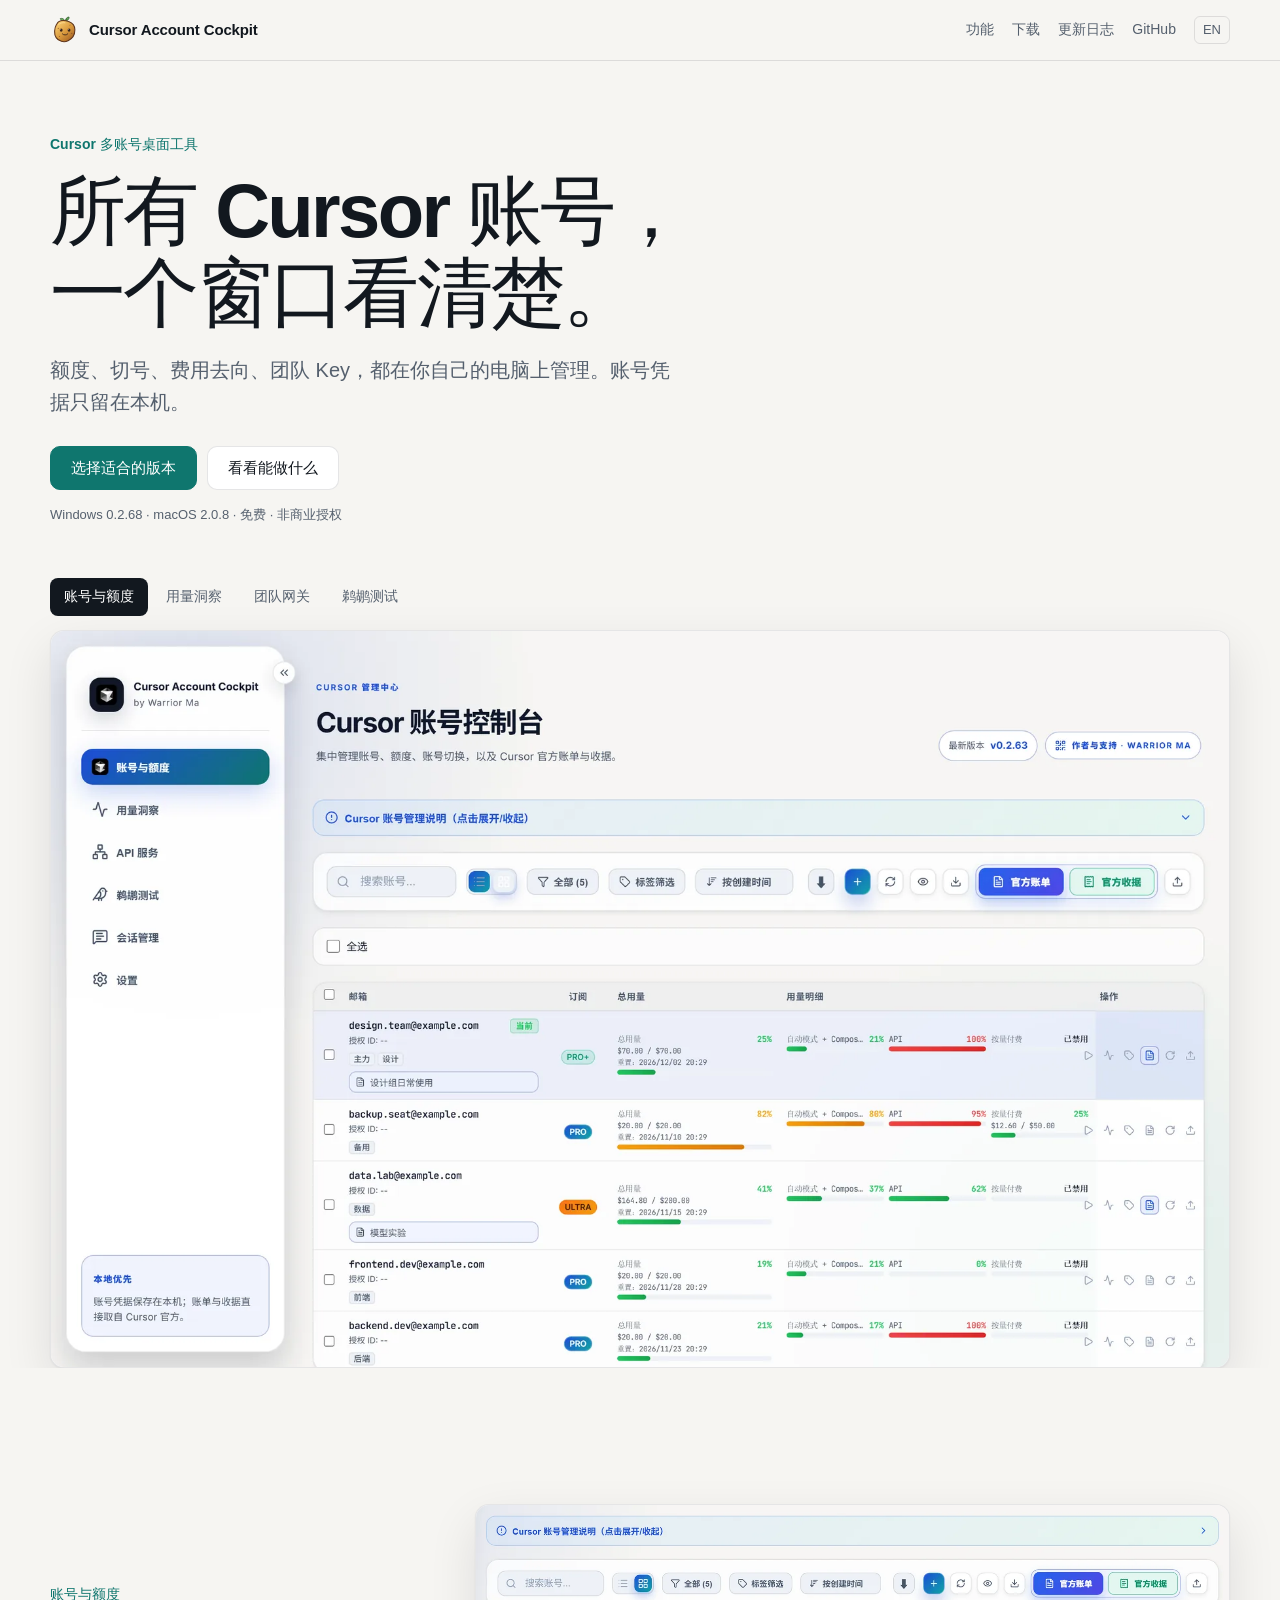
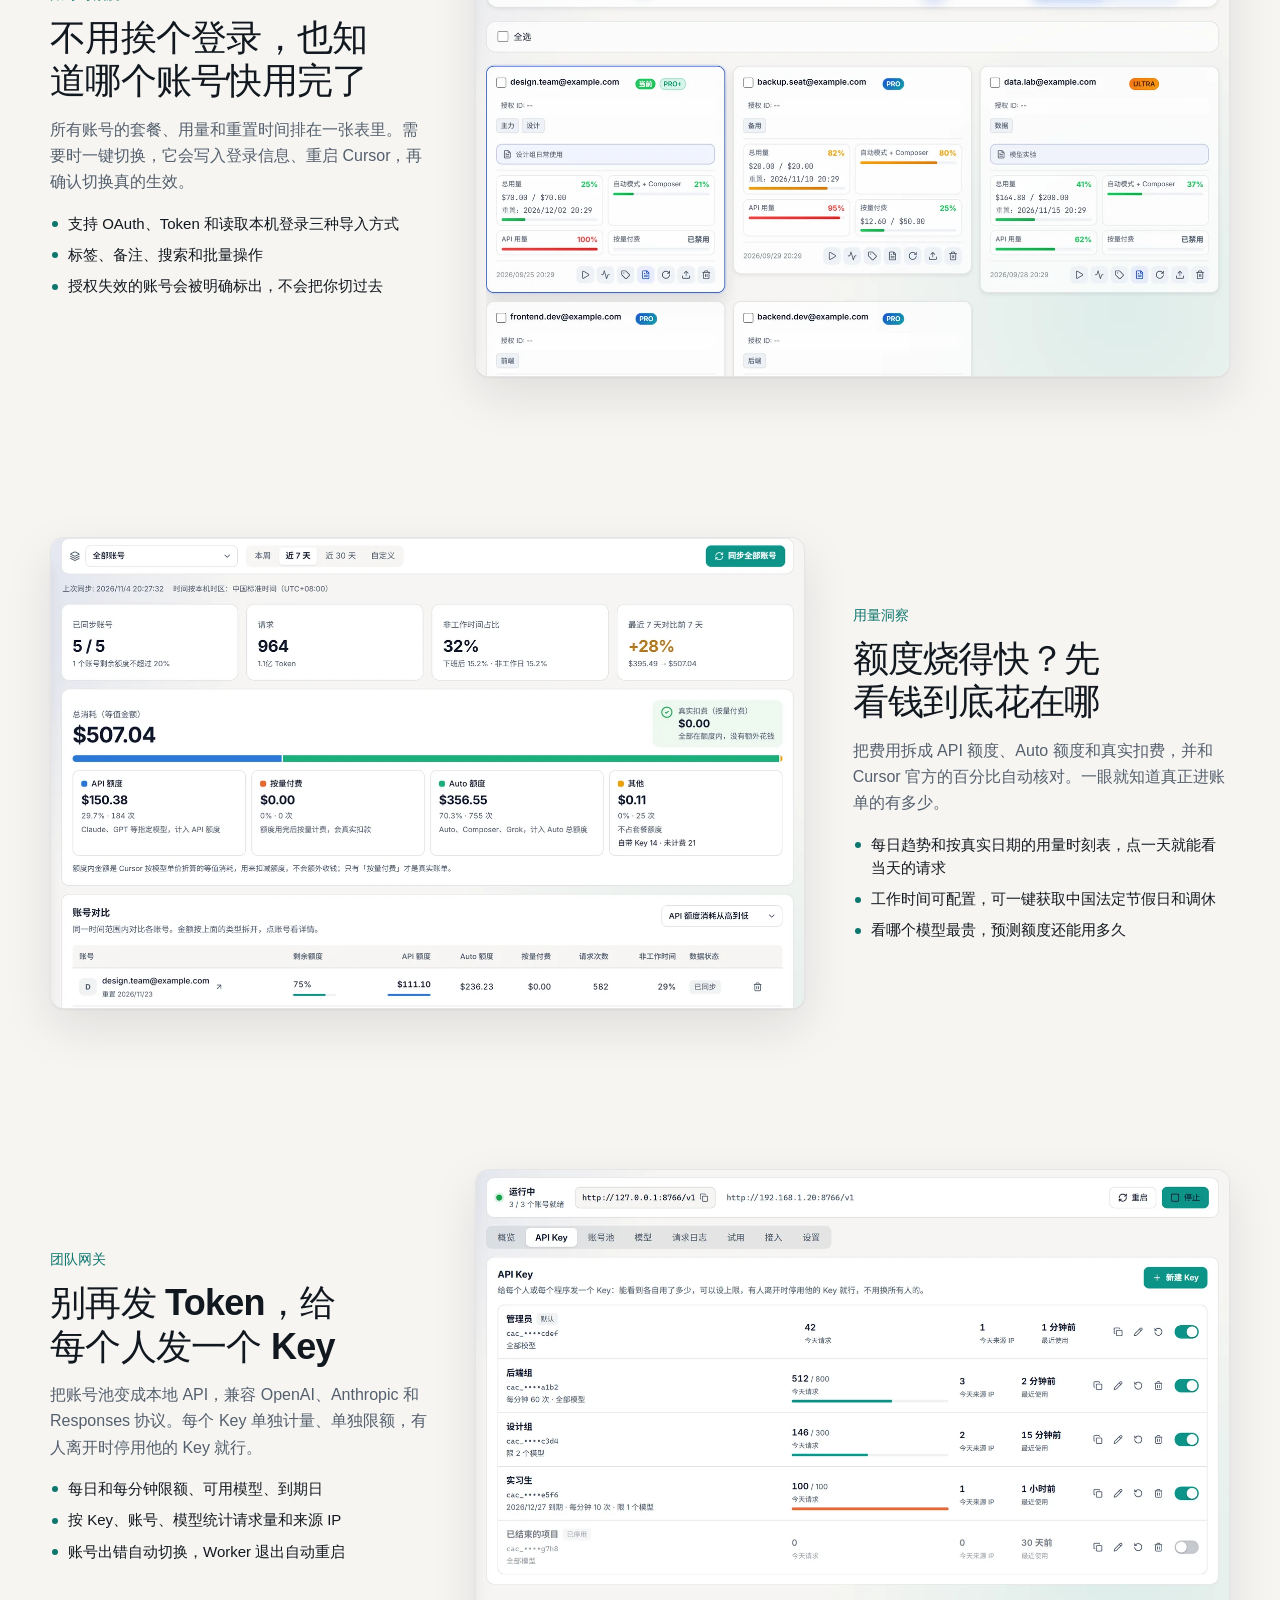
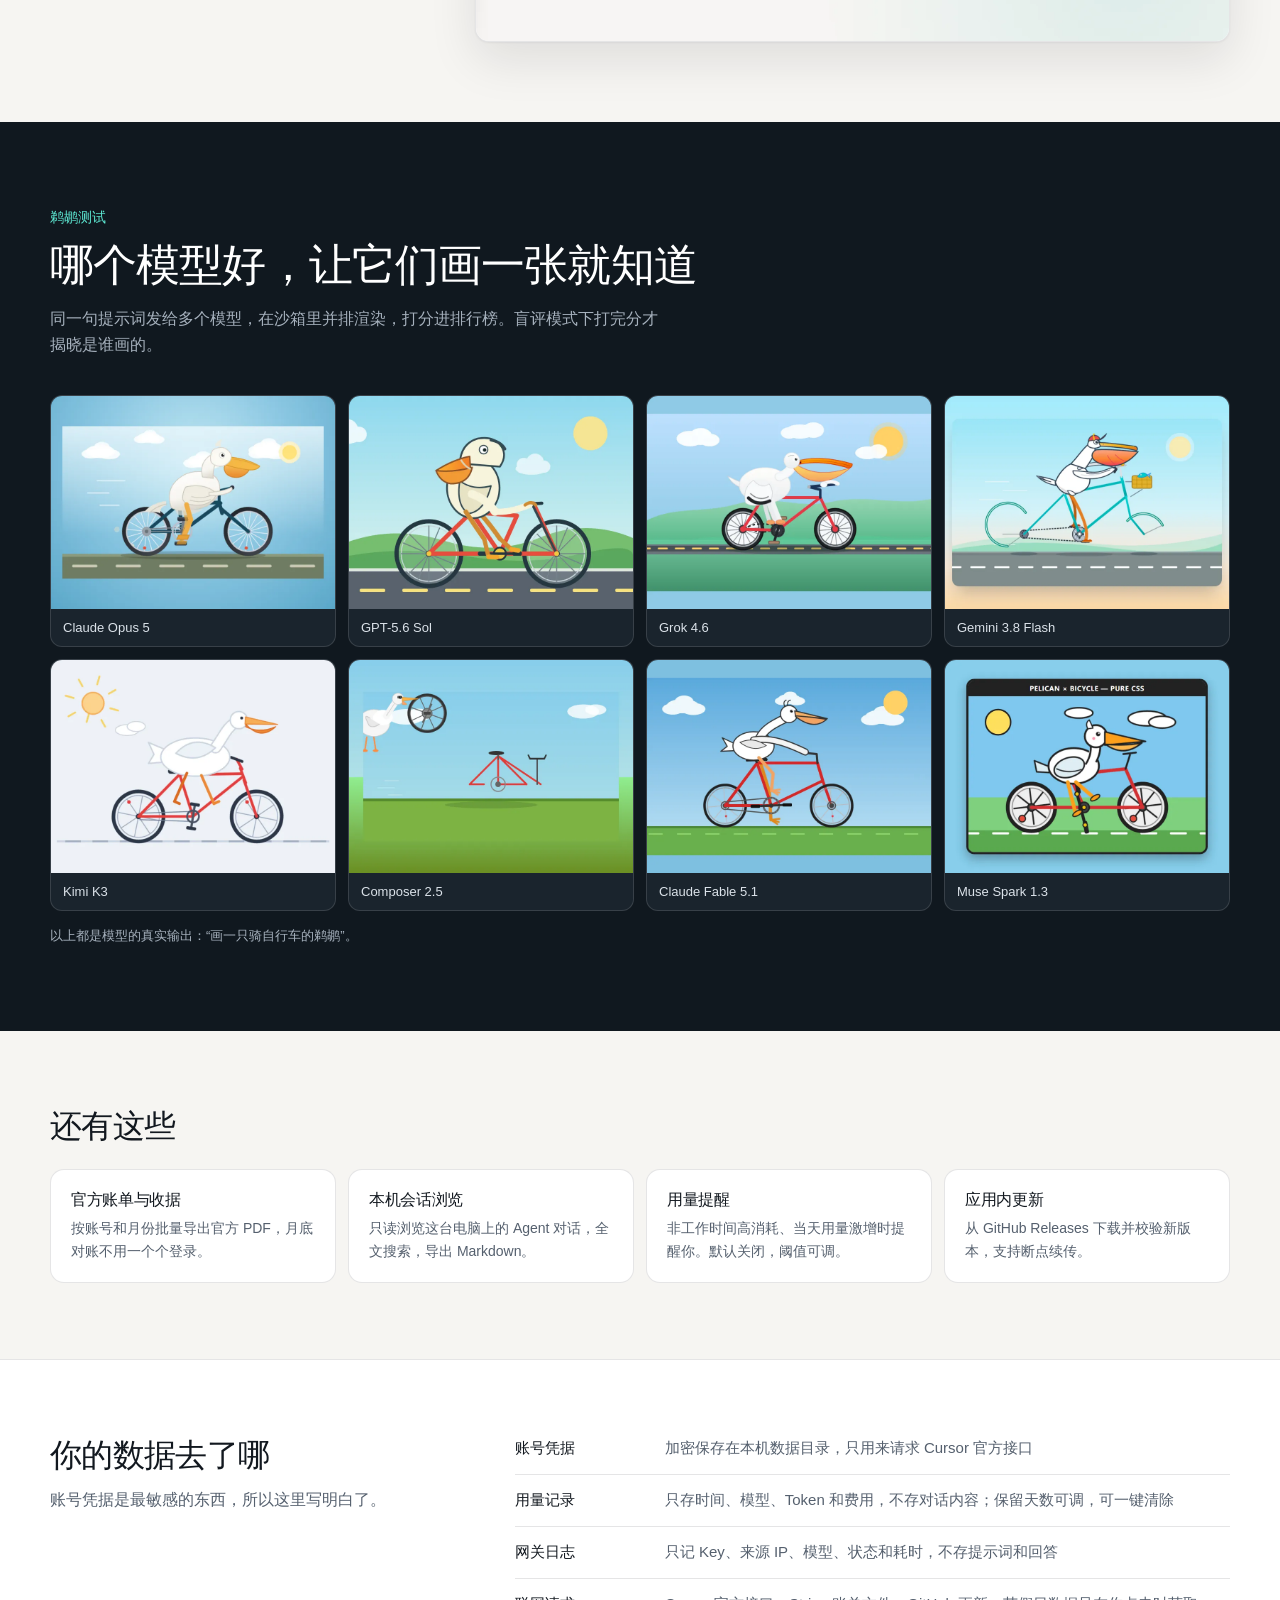
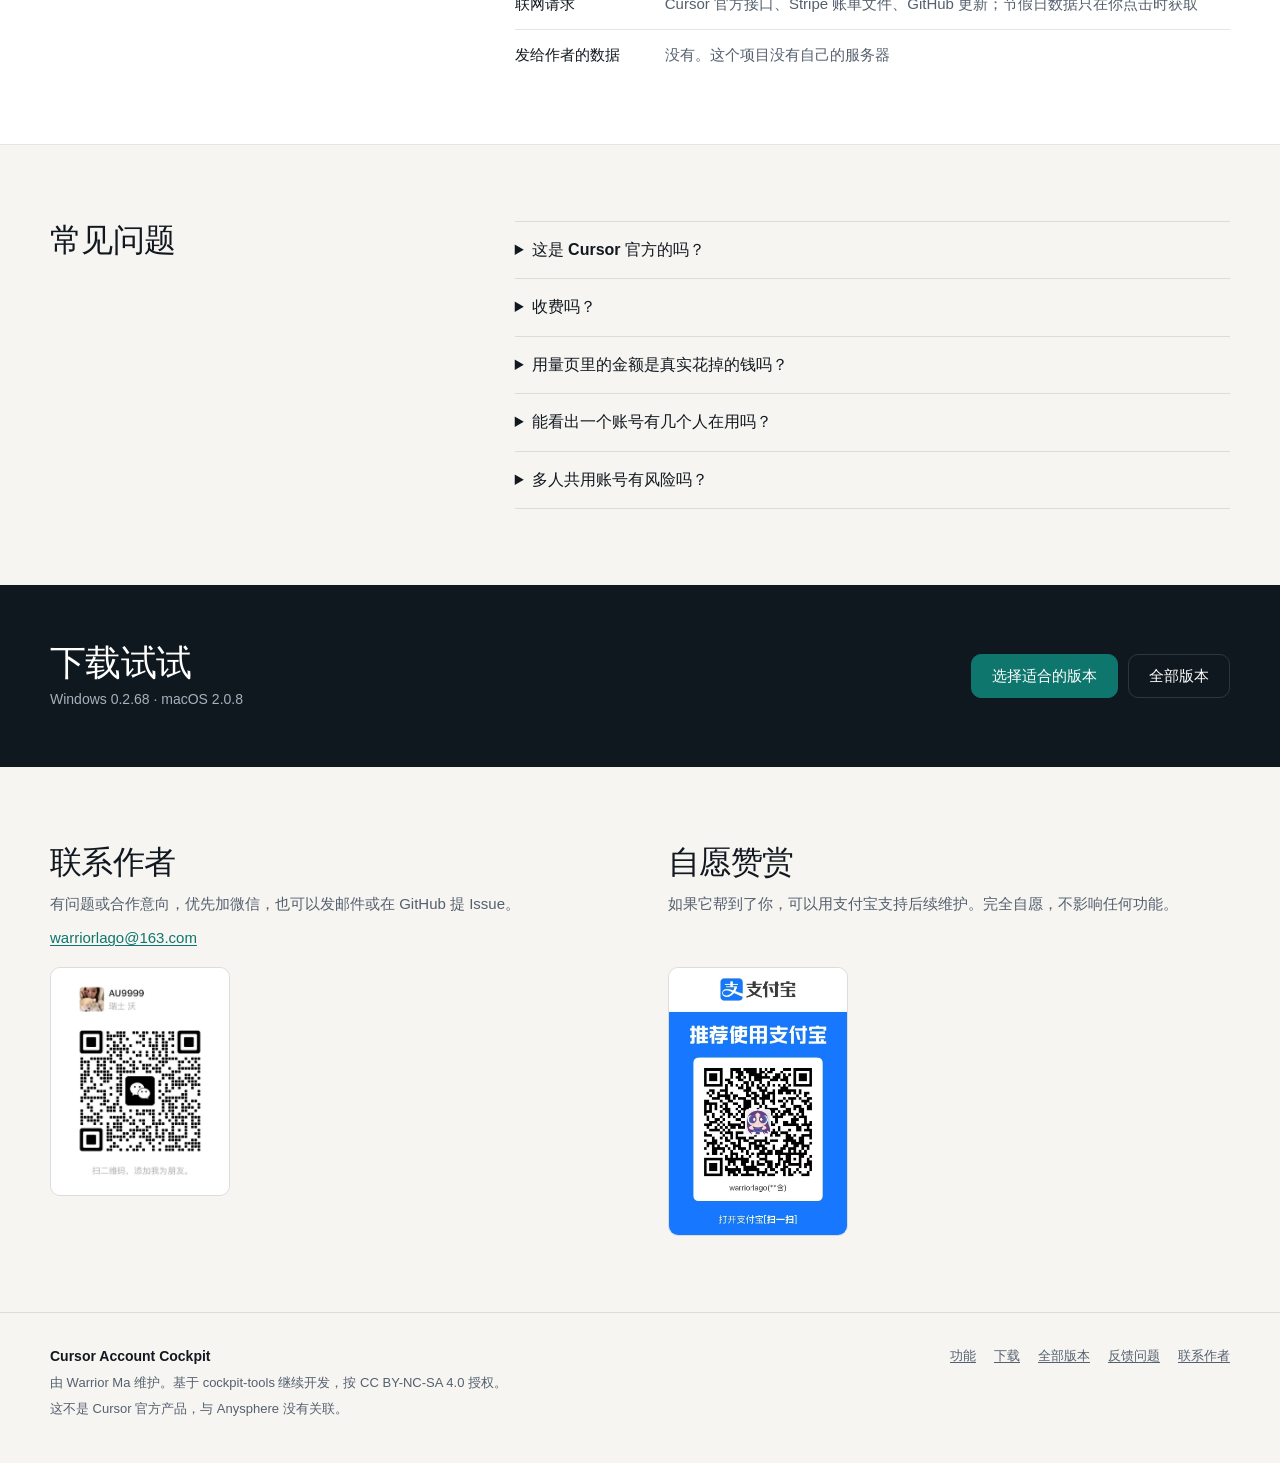
<file: index.html>
<!DOCTYPE html>
<html lang="zh-CN">
<head>
  <meta charset="UTF-8" />
  <meta name="viewport" content="width=device-width, initial-scale=1" />
  <title>Cursor Account Cockpit · 所有 Cursor 账号，一个窗口看清楚</title>
  <meta name="description" content="Windows / macOS 桌面工具：管理多个 Cursor 账号的额度和切换，拆清费用去向，给团队发独立 API Key，并排比较模型。账号凭据只留在本机。" />
  <meta property="og:title" content="Cursor Account Cockpit · 所有 Cursor 账号，一个窗口看清楚" />
  <meta property="og:description" content="Windows / macOS 桌面工具：管理多个 Cursor 账号的额度和切换，拆清费用去向，给团队发独立 API Key，并排比较模型。账号凭据只留在本机。" />
  <meta property="og:image" content="https://warriorlago.github.io/CursorAccountCockpit/assets/images/usage.webp" />
  <link rel="icon" href="assets/potato.svg" type="image/svg+xml" />
  <link rel="stylesheet" href="assets/site.css?v=20261111" />
</head>
<body>
<header class="topbar">
  <div class="wrap topbar-inner">
    <a class="brand" href="./"><img src="assets/potato.svg" alt="" width="30" height="30" /><span>Cursor Account Cockpit</span></a>
    <nav aria-label="主导航">
      <a href="features.html">功能</a><a href="download.html">下载</a>
      <a class="nav-extra" href="https://github.com/WarriorLago/CursorAccountCockpit/blob/main/CHANGELOG.zh-CN.md">更新日志</a>
      <a href="https://github.com/WarriorLago/CursorAccountCockpit">GitHub</a>
      <a class="lang" href="en/" hreflang="en">EN</a>
    </nav>
  </div>
</header>
<main>
<section class="hero">
  <div class="wrap">
    <p class="kicker">Cursor 多账号桌面工具</p>
    <h1>所有 Cursor 账号，<br />一个窗口看清楚。</h1>
    <p class="lead">额度、切号、费用去向、团队 Key，都在你自己的电脑上管理。账号凭据只留在本机。</p>
    <div class="cta">
      <a class="btn btn-primary" data-smart-download data-download-page="download.html" href="download.html">下载</a>
      <a class="btn" href="features.html">看看能做什么</a>
    </div>
    <p class="meta">Windows 0.2.68 · macOS 2.0.8 · 免费 · 非商业授权</p>
    <div class="tour" data-tour>
  <div class="tour-tabs" role="tablist" aria-label="产品界面"><button type="button" role="tab" id="tour-tab-0" aria-controls="tour-panel-0" aria-selected="true" tabindex="0">账号与额度</button><button type="button" role="tab" id="tour-tab-1" aria-controls="tour-panel-1" aria-selected="false" tabindex="-1">用量洞察</button><button type="button" role="tab" id="tour-tab-2" aria-controls="tour-panel-2" aria-selected="false" tabindex="-1">团队网关</button><button type="button" role="tab" id="tour-tab-3" aria-controls="tour-panel-3" aria-selected="false" tabindex="-1">鹈鹕测试</button></div>
  <figure class="frame tour-frame"><div role="tabpanel" id="tour-panel-0" aria-labelledby="tour-tab-0"><img src="assets/images/accounts.webp" alt="账号列表：套餐、总用量、Auto 和 API 用量、重置时间" width="1800" height="1125" /></div><div role="tabpanel" id="tour-panel-1" aria-labelledby="tour-tab-1" hidden><img src="assets/images/usage.webp" alt="用量洞察：把费用拆成 API 额度、Auto 额度和真实扣费" width="1800" height="1125" loading="lazy" decoding="async" /></div><div role="tabpanel" id="tour-panel-2" aria-labelledby="tour-tab-2" hidden><img src="assets/images/gateway.webp" alt="团队网关：请求量、成功率和每个 Key 的使用情况" width="1800" height="1125" loading="lazy" decoding="async" /></div><div role="tabpanel" id="tour-panel-3" aria-labelledby="tour-tab-3" hidden><img src="assets/images/pelican.webp" alt="鹈鹕测试：多个模型画同一张图，打分对比" width="1800" height="1125" loading="lazy" decoding="async" /></div></figure>
</div>
  </div>
</section>

<section class="feature">
  <div class="wrap feature-grid">
    <div class="feature-copy">
      <span class="kicker">账号与额度</span>
      <h2>不用挨个登录，也知道哪个账号快用完了</h2>
      <p>所有账号的套餐、用量和重置时间排在一张表里。需要时一键切换，它会写入登录信息、重启 Cursor，再确认切换真的生效。</p>
      <ul><li>支持 OAuth、Token 和读取本机登录三种导入方式</li><li>标签、备注、搜索和批量操作</li><li>授权失效的账号会被明确标出，不会把你切过去</li></ul>
    </div>
    <figure class="frame"><img src="assets/images/accounts-cards-crop.webp" alt="账号卡片" width="1800" height="1125" loading="lazy" decoding="async" /></figure>
  </div>
</section>

<section class="feature is-flipped">
  <div class="wrap feature-grid">
    <div class="feature-copy">
      <span class="kicker">用量洞察</span>
      <h2>额度烧得快？先看钱到底花在哪</h2>
      <p>把费用拆成 API 额度、Auto 额度和真实扣费，并和 Cursor 官方的百分比自动核对。一眼就知道真正进账单的有多少。</p>
      <ul><li>每日趋势和按真实日期的用量时刻表，点一天就能看当天的请求</li><li>工作时间可配置，可一键获取中国法定节假日和调休</li><li>看哪个模型最贵，预测额度还能用多久</li></ul>
    </div>
    <figure class="frame"><img src="assets/images/usage-crop.webp" alt="用量洞察" width="1800" height="1125" loading="lazy" decoding="async" /></figure>
  </div>
</section>

<section class="feature">
  <div class="wrap feature-grid">
    <div class="feature-copy">
      <span class="kicker">团队网关</span>
      <h2>别再发 Token，给每个人发一个 Key</h2>
      <p>把账号池变成本地 API，兼容 OpenAI、Anthropic 和 Responses 协议。每个 Key 单独计量、单独限额，有人离开时停用他的 Key 就行。</p>
      <ul><li>每日和每分钟限额、可用模型、到期日</li><li>按 Key、账号、模型统计请求量和来源 IP</li><li>账号出错自动切换，Worker 退出自动重启</li></ul>
    </div>
    <figure class="frame"><img src="assets/images/gateway-keys-crop.webp" alt="API Key 管理" width="1800" height="1125" loading="lazy" decoding="async" /></figure>
  </div>
</section>

<section class="showcase">
  <div class="wrap">
    <span class="kicker">鹈鹕测试</span>
    <h2>哪个模型好，让它们画一张就知道</h2>
    <p class="showcase-lead">同一句提示词发给多个模型，在沙箱里并排渲染，打分进排行榜。盲评模式下打完分才揭晓是谁画的。</p>
    <div class="drawings"><figure><img src="assets/images/pelican/claude-opus.webp" alt="Claude Opus 5 画的鹈鹕骑自行车" width="800" height="600" loading="lazy" decoding="async" /><figcaption>Claude Opus 5</figcaption></figure><figure><img src="assets/images/pelican/gpt-sol.webp" alt="GPT-5.6 Sol 画的鹈鹕骑自行车" width="800" height="600" loading="lazy" decoding="async" /><figcaption>GPT-5.6 Sol</figcaption></figure><figure><img src="assets/images/pelican/grok.webp" alt="Grok 4.6 画的鹈鹕骑自行车" width="800" height="600" loading="lazy" decoding="async" /><figcaption>Grok 4.6</figcaption></figure><figure><img src="assets/images/pelican/gemini.webp" alt="Gemini 3.8 Flash 画的鹈鹕骑自行车" width="800" height="600" loading="lazy" decoding="async" /><figcaption>Gemini 3.8 Flash</figcaption></figure><figure><img src="assets/images/pelican/kimi.webp" alt="Kimi K3 画的鹈鹕骑自行车" width="800" height="600" loading="lazy" decoding="async" /><figcaption>Kimi K3</figcaption></figure><figure><img src="assets/images/pelican/composer.webp" alt="Composer 2.5 画的鹈鹕骑自行车" width="800" height="600" loading="lazy" decoding="async" /><figcaption>Composer 2.5</figcaption></figure><figure><img src="assets/images/pelican/fable.webp" alt="Claude Fable 5.1 画的鹈鹕骑自行车" width="800" height="600" loading="lazy" decoding="async" /><figcaption>Claude Fable 5.1</figcaption></figure><figure><img src="assets/images/pelican/muse.webp" alt="Muse Spark 1.3 画的鹈鹕骑自行车" width="800" height="600" loading="lazy" decoding="async" /><figcaption>Muse Spark 1.3</figcaption></figure></div>
    <p class="showcase-note">以上都是模型的真实输出：“画一只骑自行车的鹈鹕”。</p>
  </div>
</section>

<section class="section">
  <div class="wrap">
    <h2 class="section-title">还有这些</h2>
    <div class="cards">
      <article><h3>官方账单与收据</h3><p>按账号和月份批量导出官方 PDF，月底对账不用一个个登录。</p></article>
      <article><h3>本机会话浏览</h3><p>只读浏览这台电脑上的 Agent 对话，全文搜索，导出 Markdown。</p></article>
      <article><h3>用量提醒</h3><p>非工作时间高消耗、当天用量激增时提醒你。默认关闭，阈值可调。</p></article>
      <article><h3>应用内更新</h3><p>从 GitHub Releases 下载并校验新版本，支持断点续传。</p></article>
    </div>
  </div>
</section>

<section class="section section-privacy">
  <div class="wrap privacy-grid">
    <div>
      <h2 class="section-title">你的数据去了哪</h2>
      <p>账号凭据是最敏感的东西，所以这里写明白了。</p>
    </div>
    <table class="privacy"><tbody><tr><th scope="row">账号凭据</th><td>加密保存在本机数据目录，只用来请求 Cursor 官方接口</td></tr><tr><th scope="row">用量记录</th><td>只存时间、模型、Token 和费用，不存对话内容；保留天数可调，可一键清除</td></tr><tr><th scope="row">网关日志</th><td>只记 Key、来源 IP、模型、状态和耗时，不存提示词和回答</td></tr><tr><th scope="row">联网请求</th><td>Cursor 官方接口、Stripe 账单文件、GitHub 更新；节假日数据只在你点击时获取</td></tr><tr><th scope="row">发给作者的数据</th><td>没有。这个项目没有自己的服务器</td></tr></tbody></table>
  </div>
</section>

<section class="section">
  <div class="wrap faq-grid">
    <h2 class="section-title">常见问题</h2>
    <div class="faq"><details><summary>这是 Cursor 官方的吗？</summary><p>不是。这是独立的第三方工具，用到的部分接口是 Cursor 网页和客户端自己用的内部接口，Cursor 改动后可能需要跟着更新。</p></details><details><summary>收费吗？</summary><p>工具本身免费，按 CC BY-NC-SA 4.0 授权，限非商业用途。Cursor 的订阅和用量费用由 Cursor 收取。</p></details><details><summary>用量页里的金额是真实花掉的钱吗？</summary><p>大多不是。额度内的金额是 Cursor 按模型单价折算的等值消耗，只有“按量付费”才是真实账单，页面上会分开显示。</p></details><details><summary>能看出一个账号有几个人在用吗？</summary><p>直接共用账号时不能，Cursor 没有提供可靠的数据。如果每人用自己的网关 Key，就能看到每个 Key 的用量和来源 IP。统计结果只描述使用情况，不代表某个人的行为。</p></details><details><summary>多人共用账号有风险吗？</summary><p>可能有。多人共用账号或通过网关转发，可能不符合 Cursor 的使用条款，也可能触发风控，请自行评估。团队长期使用建议考虑 Cursor 的团队方案。</p></details></div>
  </div>
</section>

<section class="band">
  <div class="wrap band-inner">
    <div>
      <h2>下载试试</h2>
      <p>Windows 0.2.68 · macOS 2.0.8</p>
    </div>
    <div class="cta">
      <a class="btn btn-primary" data-smart-download data-download-page="download.html" href="download.html">下载</a>
      <a class="btn btn-on-dark" href="download.html">全部版本</a>
    </div>
  </div>
</section>

<section class="section author" id="author">
  <div class="wrap author-grid">
    <div id="contact">
      <h2 class="section-title">联系作者</h2>
      <p>有问题或合作意向，优先加微信，也可以发邮件或在 GitHub 提 Issue。</p>
      <p><a href="mailto:warriorlago@163.com">warriorlago@163.com</a></p>
      <img class="qr" src="assets/images/wechat.png" alt="微信二维码" width="180" loading="lazy" />
    </div>
    <div id="tip">
      <h2 class="section-title">自愿赞赏</h2>
      <p>如果它帮到了你，可以用支付宝支持后续维护。完全自愿，不影响任何功能。</p>
      <p>&nbsp;</p>
      <img class="qr" src="assets/images/alipay.png" alt="支付宝二维码" width="180" loading="lazy" />
    </div>
  </div>
</section>
</main>
<footer class="footer">
  <div class="wrap footer-inner">
    <div>
      <strong>Cursor Account Cockpit</strong>
      <p>由 Warrior Ma 维护。基于 cockpit-tools 继续开发，按 CC BY-NC-SA 4.0 授权。</p>
      <p>这不是 Cursor 官方产品，与 Anysphere 没有关联。</p>
    </div>
    <div class="footer-links">
      <a href="features.html">功能</a>
      <a href="download.html">下载</a>
      <a href="https://github.com/WarriorLago/CursorAccountCockpit/releases">全部版本</a>
      <a href="https://github.com/WarriorLago/CursorAccountCockpit/issues">反馈问题</a>
      <a href="./#author">联系作者</a>
    </div>
  </div>
</footer>
  <script src="assets/platform-recommendation.js?v=20261111" defer></script>
  <script src="assets/site.js?v=20261111" defer></script>
</body>
</html>
</file>
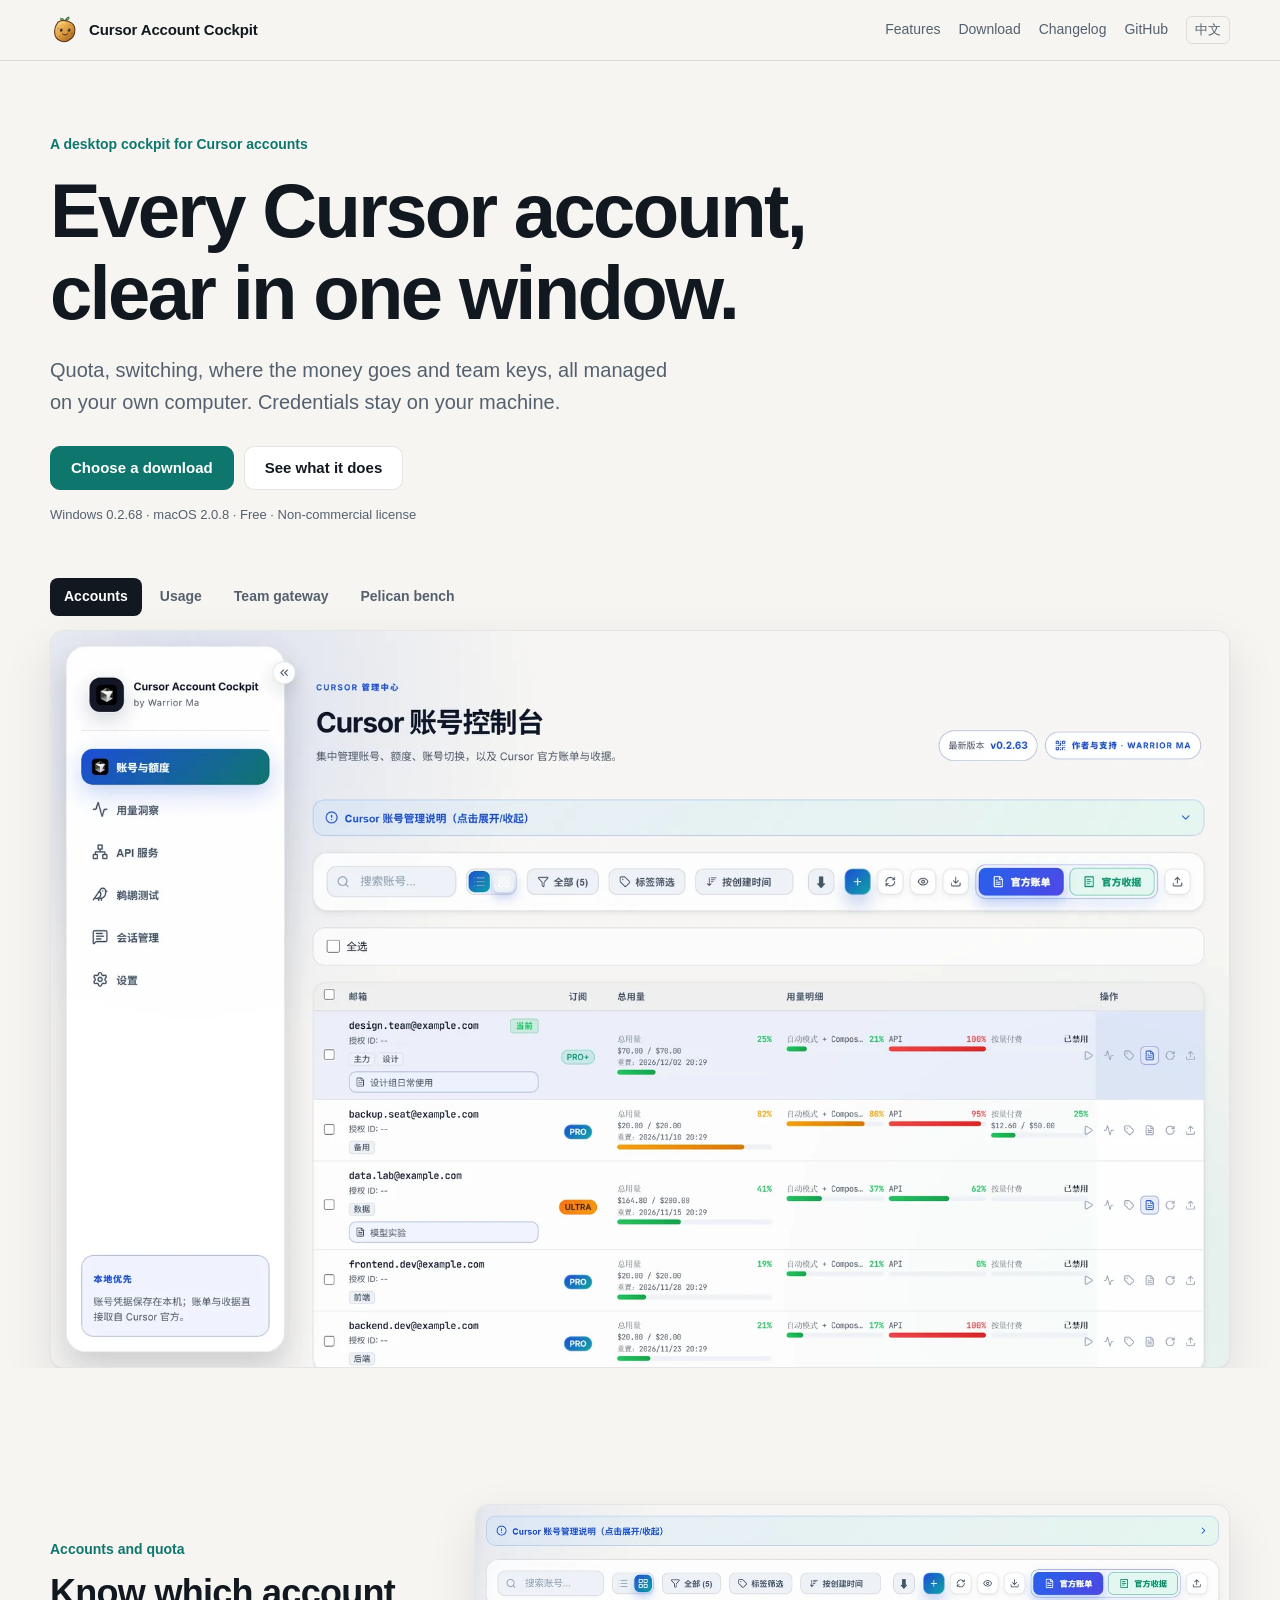
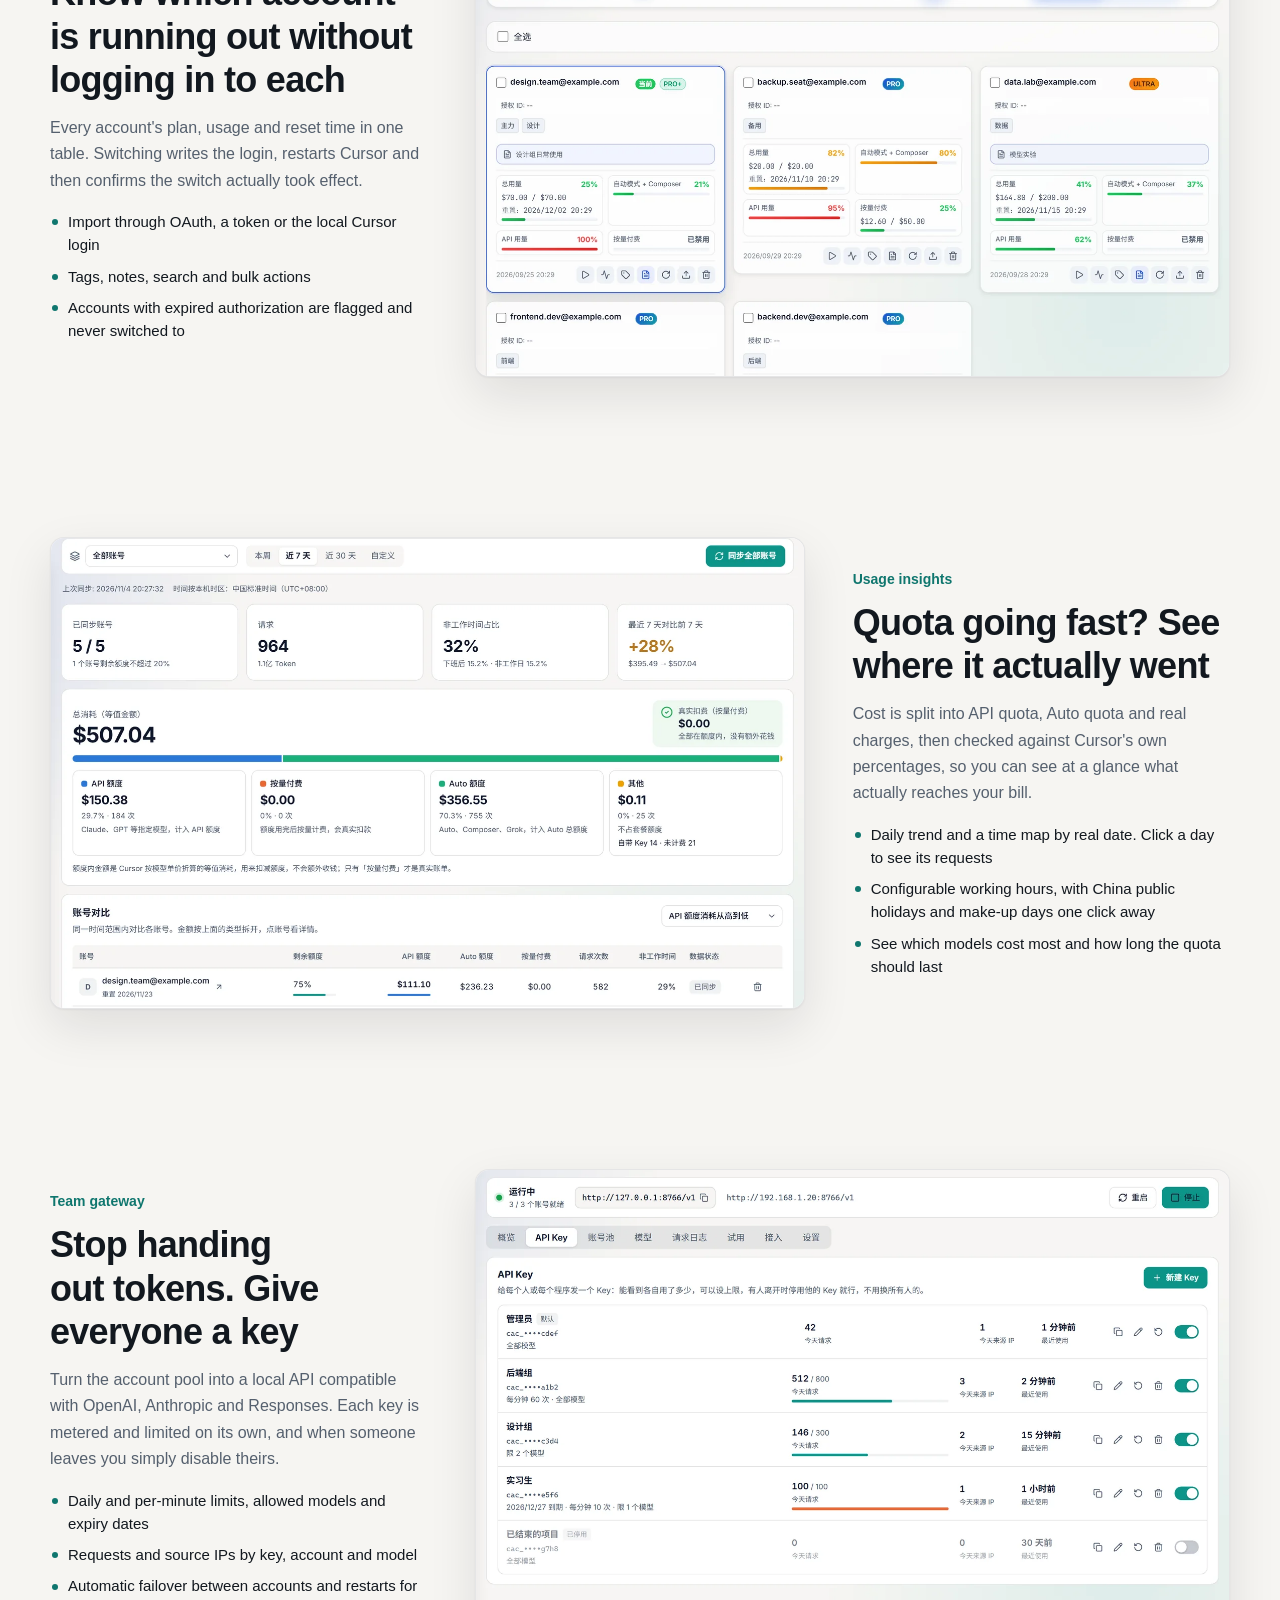
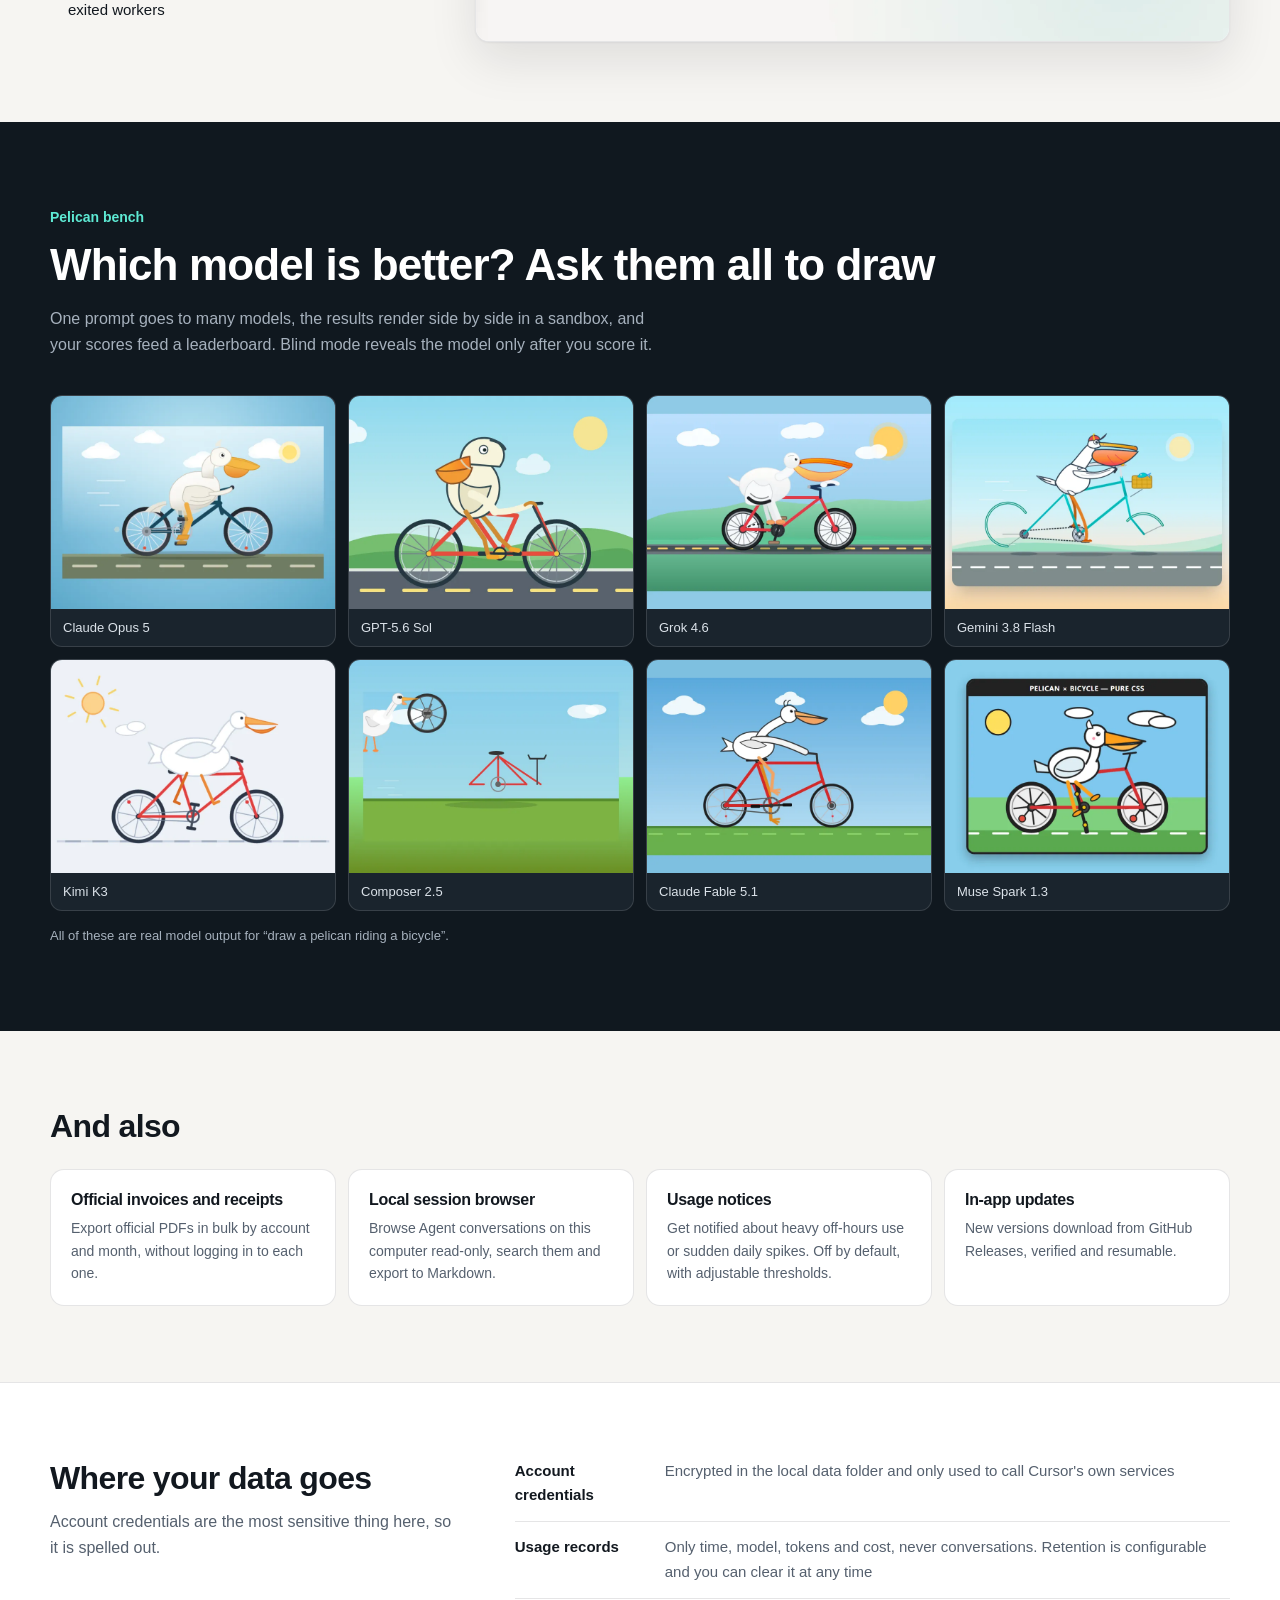
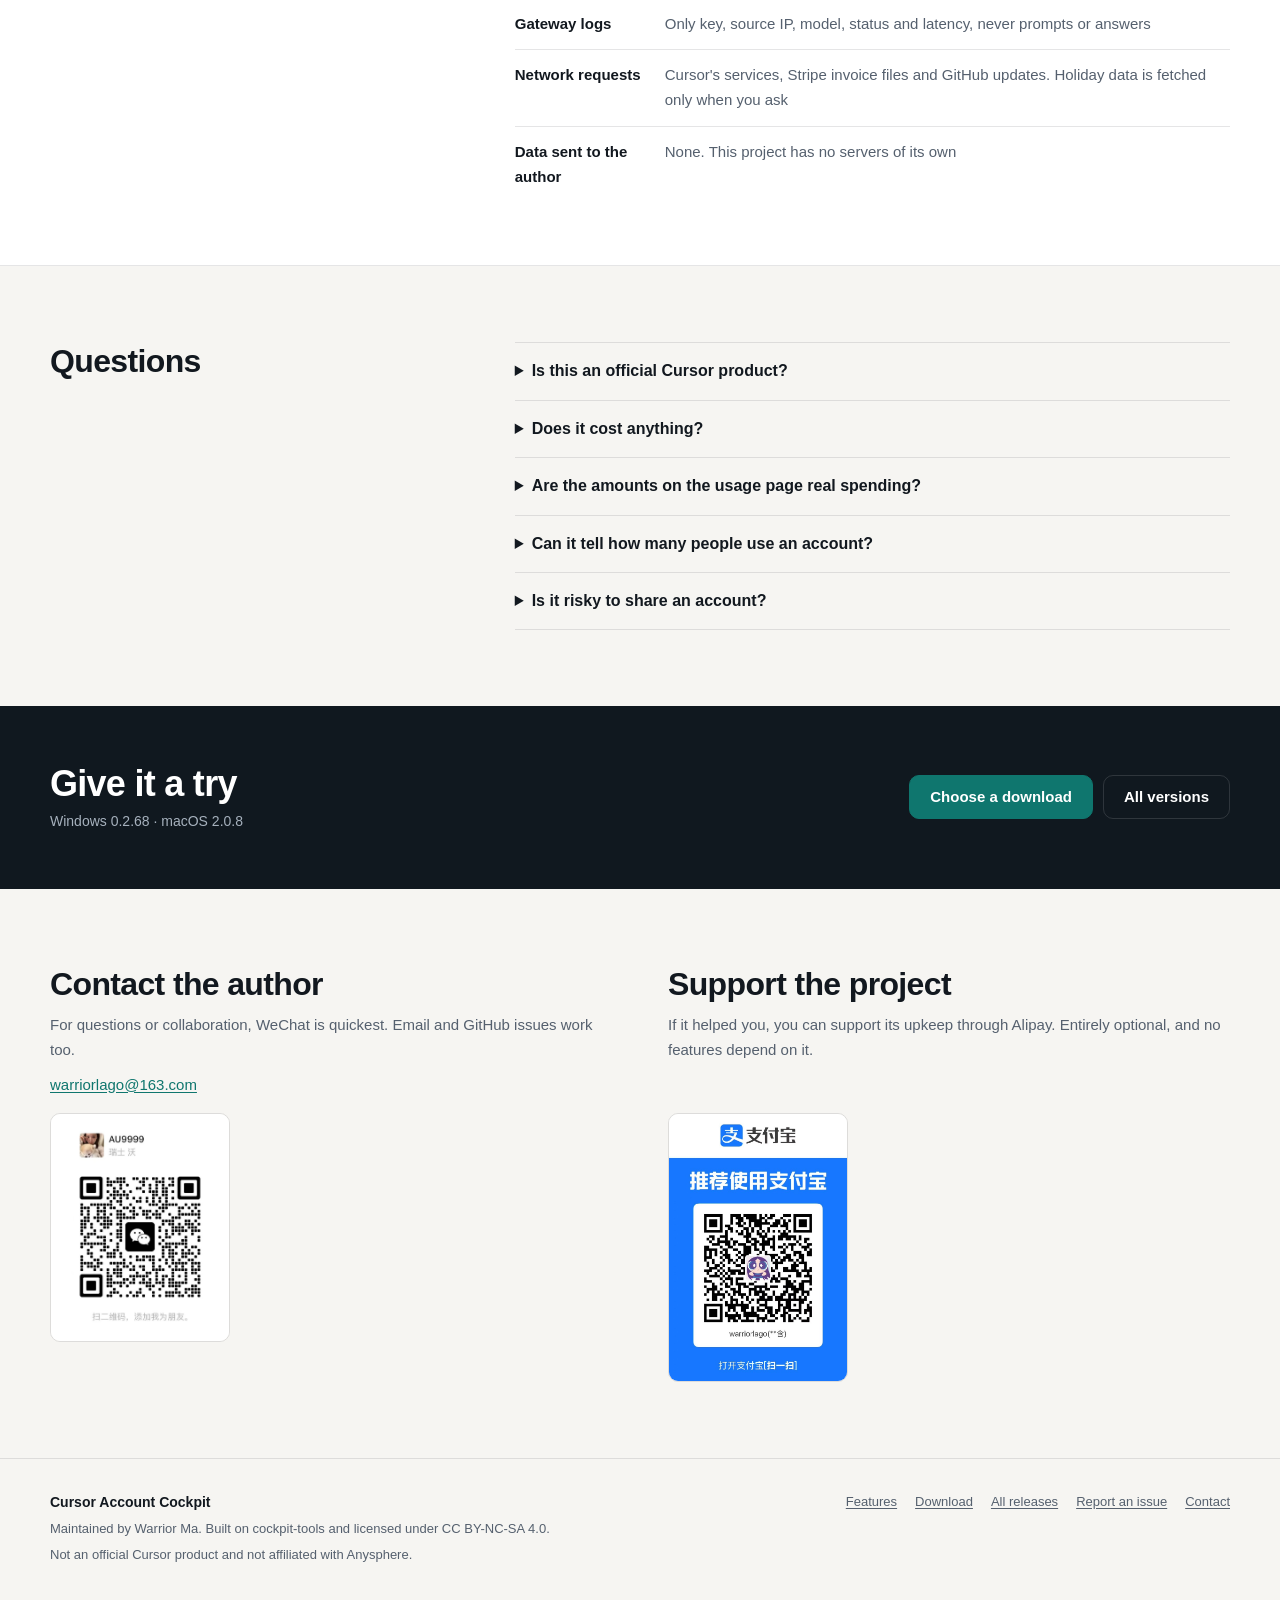
<file: en/index.html>
<!DOCTYPE html>
<html lang="en">
<head>
  <meta charset="UTF-8" />
  <meta name="viewport" content="width=device-width, initial-scale=1" />
  <title>Cursor Account Cockpit · Every Cursor account, clear in one window</title>
  <meta name="description" content="A Windows and macOS desktop tool to manage quota and switching across Cursor accounts, see where cost goes, issue team API keys and compare models. Credentials stay on your machine." />
  <meta property="og:title" content="Cursor Account Cockpit · Every Cursor account, clear in one window" />
  <meta property="og:description" content="A Windows and macOS desktop tool to manage quota and switching across Cursor accounts, see where cost goes, issue team API keys and compare models. Credentials stay on your machine." />
  <meta property="og:image" content="https://warriorlago.github.io/CursorAccountCockpit/assets/images/usage.webp" />
  <link rel="icon" href="../assets/potato.svg" type="image/svg+xml" />
  <link rel="stylesheet" href="../assets/site.css?v=20261111" />
</head>
<body>
<header class="topbar">
  <div class="wrap topbar-inner">
    <a class="brand" href="./"><img src="../assets/potato.svg" alt="" width="30" height="30" /><span>Cursor Account Cockpit</span></a>
    <nav aria-label="Main">
      <a href="features.html">Features</a><a href="download.html">Download</a>
      <a class="nav-extra" href="https://github.com/WarriorLago/CursorAccountCockpit/blob/main/CHANGELOG.md">Changelog</a>
      <a href="https://github.com/WarriorLago/CursorAccountCockpit">GitHub</a>
      <a class="lang" href="../" hreflang="zh-CN">中文</a>
    </nav>
  </div>
</header>
<main>
<section class="hero">
  <div class="wrap">
    <p class="kicker">A desktop cockpit for Cursor accounts</p>
    <h1>Every Cursor account,<br />clear in one window.</h1>
    <p class="lead">Quota, switching, where the money goes and team keys, all managed on your own computer. Credentials stay on your machine.</p>
    <div class="cta">
      <a class="btn btn-primary" data-smart-download data-download-page="download.html" href="download.html">Download</a>
      <a class="btn" href="features.html">See what it does</a>
    </div>
    <p class="meta">Windows 0.2.68 · macOS 2.0.8 · Free · Non-commercial license</p>
    <div class="tour" data-tour>
  <div class="tour-tabs" role="tablist" aria-label="Product views"><button type="button" role="tab" id="tour-tab-0" aria-controls="tour-panel-0" aria-selected="true" tabindex="0">Accounts</button><button type="button" role="tab" id="tour-tab-1" aria-controls="tour-panel-1" aria-selected="false" tabindex="-1">Usage</button><button type="button" role="tab" id="tour-tab-2" aria-controls="tour-panel-2" aria-selected="false" tabindex="-1">Team gateway</button><button type="button" role="tab" id="tour-tab-3" aria-controls="tour-panel-3" aria-selected="false" tabindex="-1">Pelican bench</button></div>
  <figure class="frame tour-frame"><div role="tabpanel" id="tour-panel-0" aria-labelledby="tour-tab-0"><img src="../assets/images/accounts.webp" alt="Account list with plan, usage and reset time" width="1800" height="1125" /></div><div role="tabpanel" id="tour-panel-1" aria-labelledby="tour-tab-1" hidden><img src="../assets/images/usage.webp" alt="Usage insights splitting cost into API quota, Auto quota and real charges" width="1800" height="1125" loading="lazy" decoding="async" /></div><div role="tabpanel" id="tour-panel-2" aria-labelledby="tour-tab-2" hidden><img src="../assets/images/gateway.webp" alt="Team gateway with requests, success rate and per-key usage" width="1800" height="1125" loading="lazy" decoding="async" /></div><div role="tabpanel" id="tour-panel-3" aria-labelledby="tour-tab-3" hidden><img src="../assets/images/pelican.webp" alt="Pelican bench comparing the same drawing across models" width="1800" height="1125" loading="lazy" decoding="async" /></div></figure>
</div>
  </div>
</section>

<section class="feature">
  <div class="wrap feature-grid">
    <div class="feature-copy">
      <span class="kicker">Accounts and quota</span>
      <h2>Know which account is running out without logging in to each</h2>
      <p>Every account's plan, usage and reset time in one table. Switching writes the login, restarts Cursor and then confirms the switch actually took effect.</p>
      <ul><li>Import through OAuth, a token or the local Cursor login</li><li>Tags, notes, search and bulk actions</li><li>Accounts with expired authorization are flagged and never switched to</li></ul>
    </div>
    <figure class="frame"><img src="../assets/images/accounts-cards-crop.webp" alt="Account cards" width="1800" height="1125" loading="lazy" decoding="async" /></figure>
  </div>
</section>

<section class="feature is-flipped">
  <div class="wrap feature-grid">
    <div class="feature-copy">
      <span class="kicker">Usage insights</span>
      <h2>Quota going fast? See where it actually went</h2>
      <p>Cost is split into API quota, Auto quota and real charges, then checked against Cursor's own percentages, so you can see at a glance what actually reaches your bill.</p>
      <ul><li>Daily trend and a time map by real date. Click a day to see its requests</li><li>Configurable working hours, with China public holidays and make-up days one click away</li><li>See which models cost most and how long the quota should last</li></ul>
    </div>
    <figure class="frame"><img src="../assets/images/usage-crop.webp" alt="Usage insights" width="1800" height="1125" loading="lazy" decoding="async" /></figure>
  </div>
</section>

<section class="feature">
  <div class="wrap feature-grid">
    <div class="feature-copy">
      <span class="kicker">Team gateway</span>
      <h2>Stop handing out tokens. Give everyone a key</h2>
      <p>Turn the account pool into a local API compatible with OpenAI, Anthropic and Responses. Each key is metered and limited on its own, and when someone leaves you simply disable theirs.</p>
      <ul><li>Daily and per-minute limits, allowed models and expiry dates</li><li>Requests and source IPs by key, account and model</li><li>Automatic failover between accounts and restarts for exited workers</li></ul>
    </div>
    <figure class="frame"><img src="../assets/images/gateway-keys-crop.webp" alt="API key management" width="1800" height="1125" loading="lazy" decoding="async" /></figure>
  </div>
</section>

<section class="showcase">
  <div class="wrap">
    <span class="kicker">Pelican bench</span>
    <h2>Which model is better? Ask them all to draw</h2>
    <p class="showcase-lead">One prompt goes to many models, the results render side by side in a sandbox, and your scores feed a leaderboard. Blind mode reveals the model only after you score it.</p>
    <div class="drawings"><figure><img src="../assets/images/pelican/claude-opus.webp" alt="A pelican on a bicycle drawn by Claude Opus 5" width="800" height="600" loading="lazy" decoding="async" /><figcaption>Claude Opus 5</figcaption></figure><figure><img src="../assets/images/pelican/gpt-sol.webp" alt="A pelican on a bicycle drawn by GPT-5.6 Sol" width="800" height="600" loading="lazy" decoding="async" /><figcaption>GPT-5.6 Sol</figcaption></figure><figure><img src="../assets/images/pelican/grok.webp" alt="A pelican on a bicycle drawn by Grok 4.6" width="800" height="600" loading="lazy" decoding="async" /><figcaption>Grok 4.6</figcaption></figure><figure><img src="../assets/images/pelican/gemini.webp" alt="A pelican on a bicycle drawn by Gemini 3.8 Flash" width="800" height="600" loading="lazy" decoding="async" /><figcaption>Gemini 3.8 Flash</figcaption></figure><figure><img src="../assets/images/pelican/kimi.webp" alt="A pelican on a bicycle drawn by Kimi K3" width="800" height="600" loading="lazy" decoding="async" /><figcaption>Kimi K3</figcaption></figure><figure><img src="../assets/images/pelican/composer.webp" alt="A pelican on a bicycle drawn by Composer 2.5" width="800" height="600" loading="lazy" decoding="async" /><figcaption>Composer 2.5</figcaption></figure><figure><img src="../assets/images/pelican/fable.webp" alt="A pelican on a bicycle drawn by Claude Fable 5.1" width="800" height="600" loading="lazy" decoding="async" /><figcaption>Claude Fable 5.1</figcaption></figure><figure><img src="../assets/images/pelican/muse.webp" alt="A pelican on a bicycle drawn by Muse Spark 1.3" width="800" height="600" loading="lazy" decoding="async" /><figcaption>Muse Spark 1.3</figcaption></figure></div>
    <p class="showcase-note">All of these are real model output for “draw a pelican riding a bicycle”.</p>
  </div>
</section>

<section class="section">
  <div class="wrap">
    <h2 class="section-title">And also</h2>
    <div class="cards">
      <article><h3>Official invoices and receipts</h3><p>Export official PDFs in bulk by account and month, without logging in to each one.</p></article>
      <article><h3>Local session browser</h3><p>Browse Agent conversations on this computer read-only, search them and export to Markdown.</p></article>
      <article><h3>Usage notices</h3><p>Get notified about heavy off-hours use or sudden daily spikes. Off by default, with adjustable thresholds.</p></article>
      <article><h3>In-app updates</h3><p>New versions download from GitHub Releases, verified and resumable.</p></article>
    </div>
  </div>
</section>

<section class="section section-privacy">
  <div class="wrap privacy-grid">
    <div>
      <h2 class="section-title">Where your data goes</h2>
      <p>Account credentials are the most sensitive thing here, so it is spelled out.</p>
    </div>
    <table class="privacy"><tbody><tr><th scope="row">Account credentials</th><td>Encrypted in the local data folder and only used to call Cursor's own services</td></tr><tr><th scope="row">Usage records</th><td>Only time, model, tokens and cost, never conversations. Retention is configurable and you can clear it at any time</td></tr><tr><th scope="row">Gateway logs</th><td>Only key, source IP, model, status and latency, never prompts or answers</td></tr><tr><th scope="row">Network requests</th><td>Cursor's services, Stripe invoice files and GitHub updates. Holiday data is fetched only when you ask</td></tr><tr><th scope="row">Data sent to the author</th><td>None. This project has no servers of its own</td></tr></tbody></table>
  </div>
</section>

<section class="section">
  <div class="wrap faq-grid">
    <h2 class="section-title">Questions</h2>
    <div class="faq"><details><summary>Is this an official Cursor product?</summary><p>No. It is an independent tool, and some of the endpoints it uses are internal ones that Cursor's own web and desktop apps rely on, so a change at Cursor can require an update here.</p></details><details><summary>Does it cost anything?</summary><p>The tool is free under CC BY-NC-SA 4.0, for non-commercial use. Cursor's subscription and usage are billed by Cursor.</p></details><details><summary>Are the amounts on the usage page real spending?</summary><p>Mostly not. Amounts within quota are the equivalent value Cursor deducts from your allowance. Only on-demand usage is a real charge, and the page shows it separately.</p></details><details><summary>Can it tell how many people use an account?</summary><p>Not when a login is shared directly, because Cursor offers no reliable data for that. If everyone uses their own gateway key, you can see usage and source IPs per key. These figures describe usage, not any person's conduct.</p></details><details><summary>Is it risky to share an account?</summary><p>It can be. Sharing an account or routing through a gateway may not comply with Cursor's terms and can trigger risk controls, so please judge this for yourself. Teams using it long term should consider Cursor's team plans.</p></details></div>
  </div>
</section>

<section class="band">
  <div class="wrap band-inner">
    <div>
      <h2>Give it a try</h2>
      <p>Windows 0.2.68 · macOS 2.0.8</p>
    </div>
    <div class="cta">
      <a class="btn btn-primary" data-smart-download data-download-page="download.html" href="download.html">Download</a>
      <a class="btn btn-on-dark" href="download.html">All versions</a>
    </div>
  </div>
</section>

<section class="section author" id="author">
  <div class="wrap author-grid">
    <div id="contact">
      <h2 class="section-title">Contact the author</h2>
      <p>For questions or collaboration, WeChat is quickest. Email and GitHub issues work too.</p>
      <p><a href="mailto:warriorlago@163.com">warriorlago@163.com</a></p>
      <img class="qr" src="../assets/images/wechat.png" alt="WeChat QR code" width="180" loading="lazy" />
    </div>
    <div id="tip">
      <h2 class="section-title">Support the project</h2>
      <p>If it helped you, you can support its upkeep through Alipay. Entirely optional, and no features depend on it.</p>
      <p>&nbsp;</p>
      <img class="qr" src="../assets/images/alipay.png" alt="Alipay QR code" width="180" loading="lazy" />
    </div>
  </div>
</section>
</main>
<footer class="footer">
  <div class="wrap footer-inner">
    <div>
      <strong>Cursor Account Cockpit</strong>
      <p>Maintained by Warrior Ma. Built on cockpit-tools and licensed under CC BY-NC-SA 4.0.</p>
      <p>Not an official Cursor product and not affiliated with Anysphere.</p>
    </div>
    <div class="footer-links">
      <a href="features.html">Features</a>
      <a href="download.html">Download</a>
      <a href="https://github.com/WarriorLago/CursorAccountCockpit/releases">All releases</a>
      <a href="https://github.com/WarriorLago/CursorAccountCockpit/issues">Report an issue</a>
      <a href="./#author">Contact</a>
    </div>
  </div>
</footer>
  <script src="../assets/platform-recommendation.js?v=20261111" defer></script>
  <script src="../assets/site.js?v=20261111" defer></script>
</body>
</html>
</file>
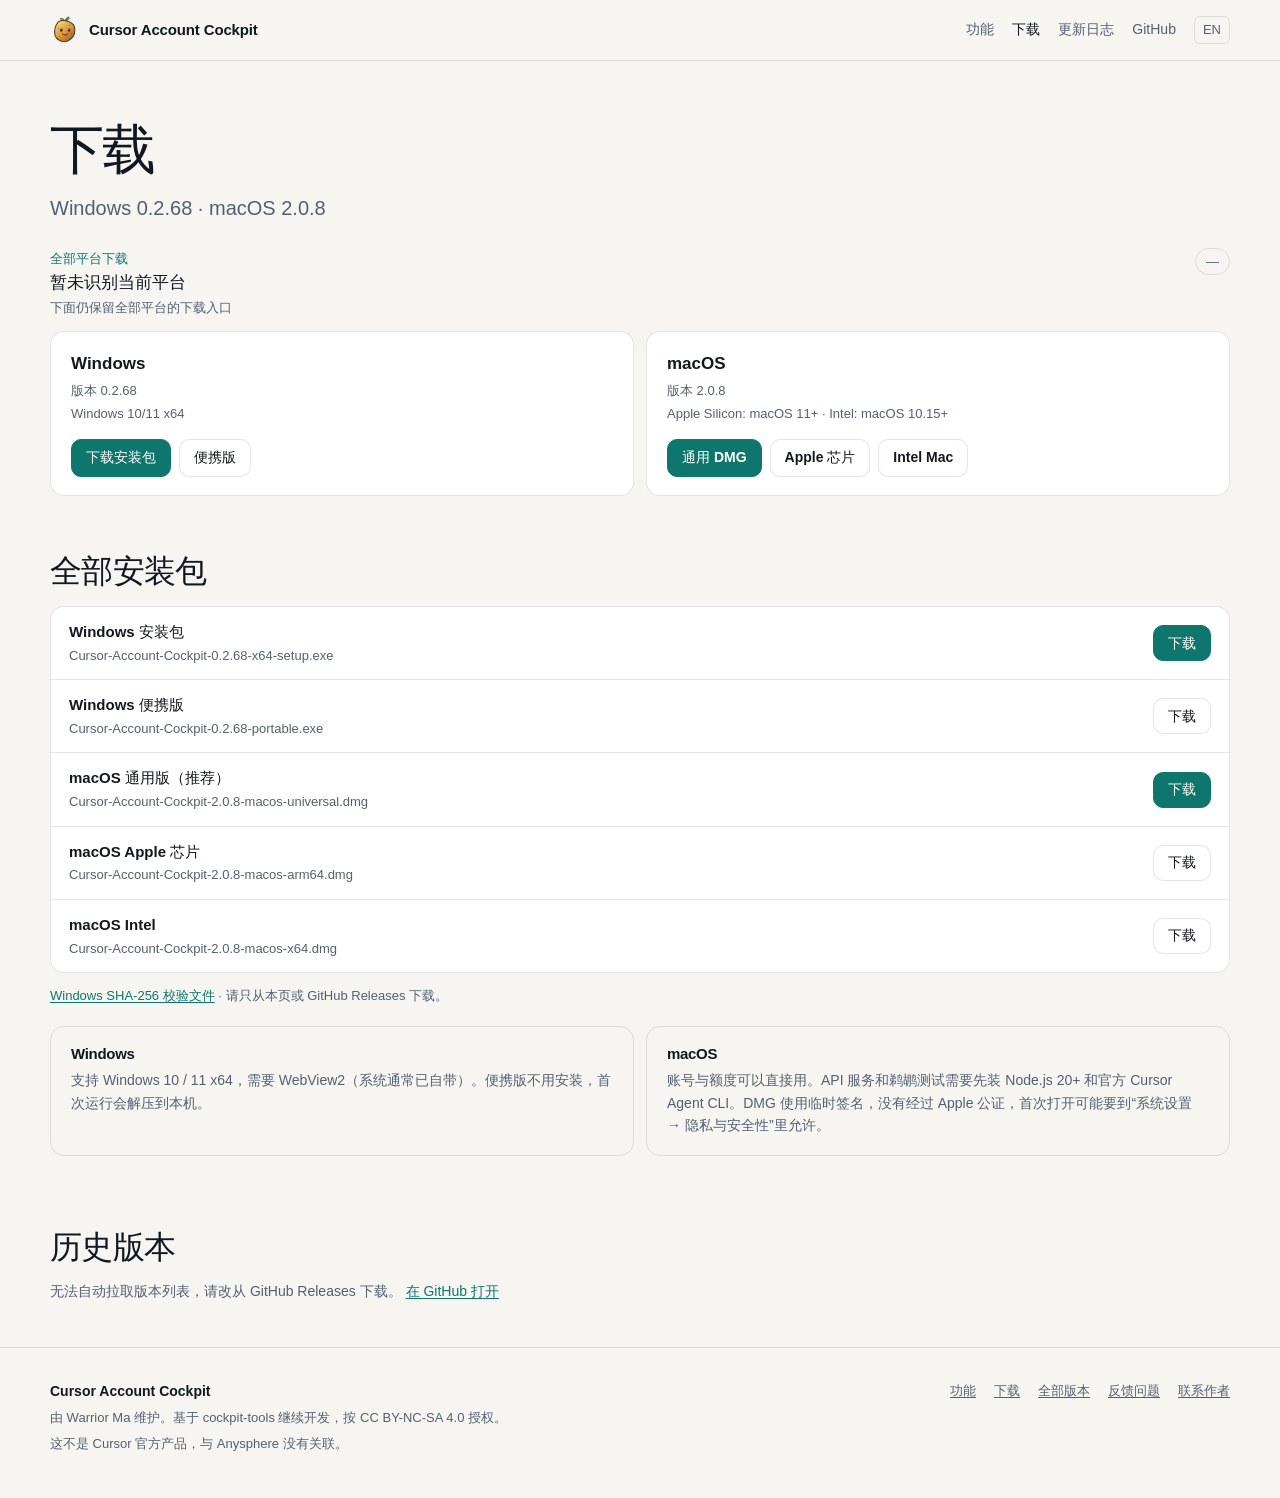
<file: download.html>
<!DOCTYPE html>
<html lang="zh-CN">
<head>
  <meta charset="UTF-8" />
  <meta name="viewport" content="width=device-width, initial-scale=1" />
  <title>下载 · Cursor Account Cockpit</title>
  <meta name="description" content="下载 Windows 0.2.68 和 macOS 2.0.8。" />
  <meta property="og:title" content="下载 · Cursor Account Cockpit" />
  <meta property="og:description" content="下载 Windows 0.2.68 和 macOS 2.0.8。" />
  <meta property="og:image" content="https://warriorlago.github.io/CursorAccountCockpit/assets/images/usage.webp" />
  <link rel="icon" href="assets/potato.svg" type="image/svg+xml" />
  <link rel="stylesheet" href="assets/site.css?v=20261111" />
</head>
<body>
<header class="topbar">
  <div class="wrap topbar-inner">
    <a class="brand" href="./"><img src="assets/potato.svg" alt="" width="30" height="30" /><span>Cursor Account Cockpit</span></a>
    <nav aria-label="主导航">
      <a href="features.html">功能</a><a href="download.html" aria-current="page">下载</a>
      <a class="nav-extra" href="https://github.com/WarriorLago/CursorAccountCockpit/blob/main/CHANGELOG.zh-CN.md">更新日志</a>
      <a href="https://github.com/WarriorLago/CursorAccountCockpit">GitHub</a>
      <a class="lang" href="en/download.html" hreflang="en">EN</a>
    </nav>
  </div>
</header>
<main>
<section class="page-head">
  <div class="wrap">
    <h1>下载</h1>
    <p class="lead">Windows 0.2.68 · macOS 2.0.8</p>
    <div id="platform-recommendation" aria-live="polite"><span>正在检测当前平台…</span></div>
  </div>
</section>
<section class="section section-tight">
  <div class="wrap">
    <h2 class="section-title">全部安装包</h2>
    <div class="dl-table"><div class="dl-row"><div><strong>Windows 安装包</strong><span>Cursor-Account-Cockpit-0.2.68-x64-setup.exe</span></div><a class="btn btn-primary" href="https://github.com/WarriorLago/CursorAccountCockpit/releases/download/v0.2.68/Cursor-Account-Cockpit-0.2.68-x64-setup.exe">下载</a></div><div class="dl-row"><div><strong>Windows 便携版</strong><span>Cursor-Account-Cockpit-0.2.68-portable.exe</span></div><a class="btn" href="https://github.com/WarriorLago/CursorAccountCockpit/releases/download/v0.2.68/Cursor-Account-Cockpit-0.2.68-portable.exe">下载</a></div><div class="dl-row"><div><strong>macOS 通用版（推荐）</strong><span>Cursor-Account-Cockpit-2.0.8-macos-universal.dmg</span></div><a class="btn btn-primary" href="https://github.com/WarriorLago/CursorAccountCockpit/releases/download/v2.0.8/Cursor-Account-Cockpit-2.0.8-macos-universal.dmg">下载</a></div><div class="dl-row"><div><strong>macOS Apple 芯片</strong><span>Cursor-Account-Cockpit-2.0.8-macos-arm64.dmg</span></div><a class="btn" href="https://github.com/WarriorLago/CursorAccountCockpit/releases/download/v2.0.8/Cursor-Account-Cockpit-2.0.8-macos-arm64.dmg">下载</a></div><div class="dl-row"><div><strong>macOS Intel</strong><span>Cursor-Account-Cockpit-2.0.8-macos-x64.dmg</span></div><a class="btn" href="https://github.com/WarriorLago/CursorAccountCockpit/releases/download/v2.0.8/Cursor-Account-Cockpit-2.0.8-macos-x64.dmg">下载</a></div></div>
    <p class="fine"><a href="https://github.com/WarriorLago/CursorAccountCockpit/releases/download/v0.2.68/Cursor-Account-Cockpit-0.2.68-SHA256SUMS.txt">Windows SHA-256 校验文件</a> · 请只从本页或 GitHub Releases 下载。</p>
    <div class="notes">
  <article>
    <h3>Windows</h3>
    <p>支持 Windows 10 / 11 x64，需要 WebView2（系统通常已自带）。便携版不用安装，首次运行会解压到本机。</p>
  </article>
  <article>
    <h3>macOS</h3>
    <p>账号与额度可以直接用。API 服务和鹈鹕测试需要先装 Node.js 20+ 和官方 Cursor Agent CLI。DMG 使用临时签名，没有经过 Apple 公证，首次打开可能要到“系统设置 → 隐私与安全性”里允许。</p>
  </article>
</div>
  </div>
</section>
<section class="section section-tight">
  <div class="wrap">
    <h2 class="section-title">历史版本</h2>
    <p class="fine" id="download-stats"></p>
    <div id="release-list" data-lang="zh"></div>
  </div>
</section>
</main>
<footer class="footer">
  <div class="wrap footer-inner">
    <div>
      <strong>Cursor Account Cockpit</strong>
      <p>由 Warrior Ma 维护。基于 cockpit-tools 继续开发，按 CC BY-NC-SA 4.0 授权。</p>
      <p>这不是 Cursor 官方产品，与 Anysphere 没有关联。</p>
    </div>
    <div class="footer-links">
      <a href="features.html">功能</a>
      <a href="download.html">下载</a>
      <a href="https://github.com/WarriorLago/CursorAccountCockpit/releases">全部版本</a>
      <a href="https://github.com/WarriorLago/CursorAccountCockpit/issues">反馈问题</a>
      <a href="./#author">联系作者</a>
    </div>
  </div>
</footer>
  <script src="assets/platform-recommendation.js?v=20261111" defer></script>
  <script src="assets/releases.js?v=20261111" defer></script>
  <script src="assets/site.js?v=20261111" defer></script>
</body>
</html>
</file>
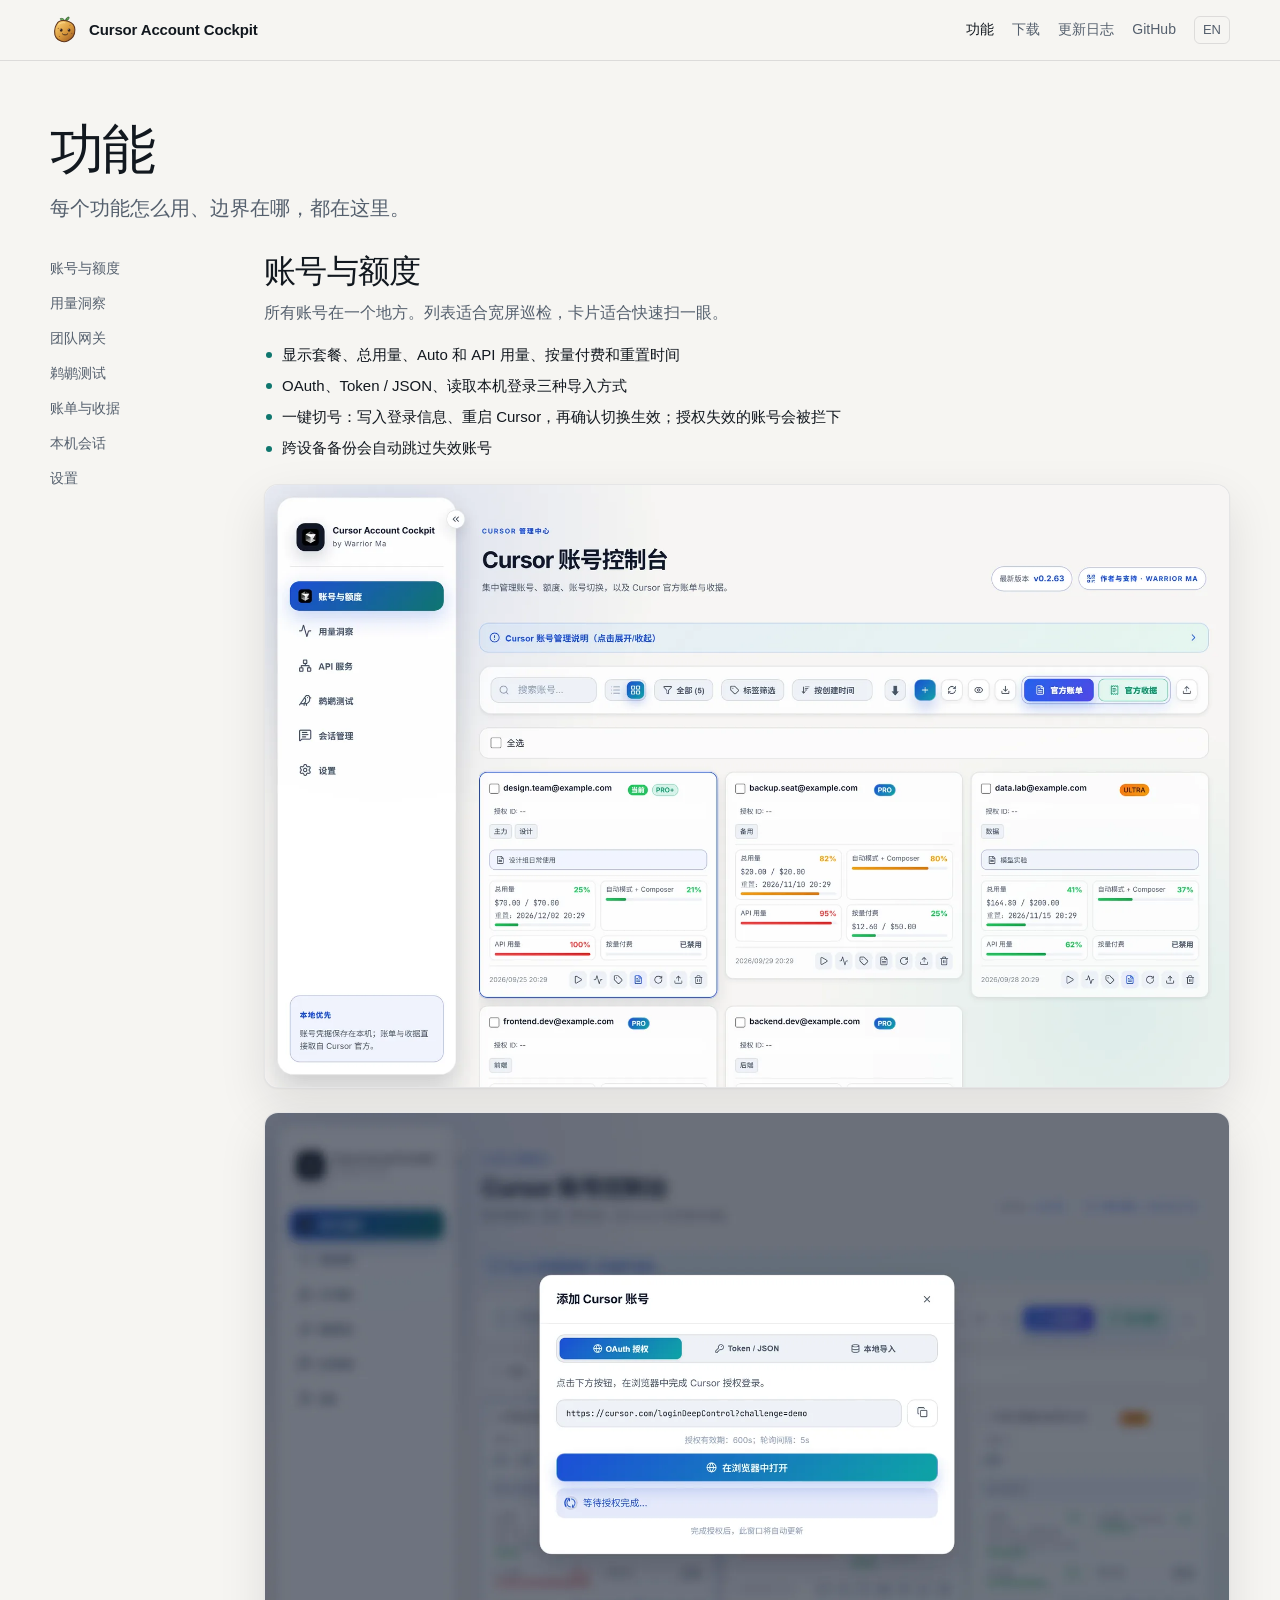
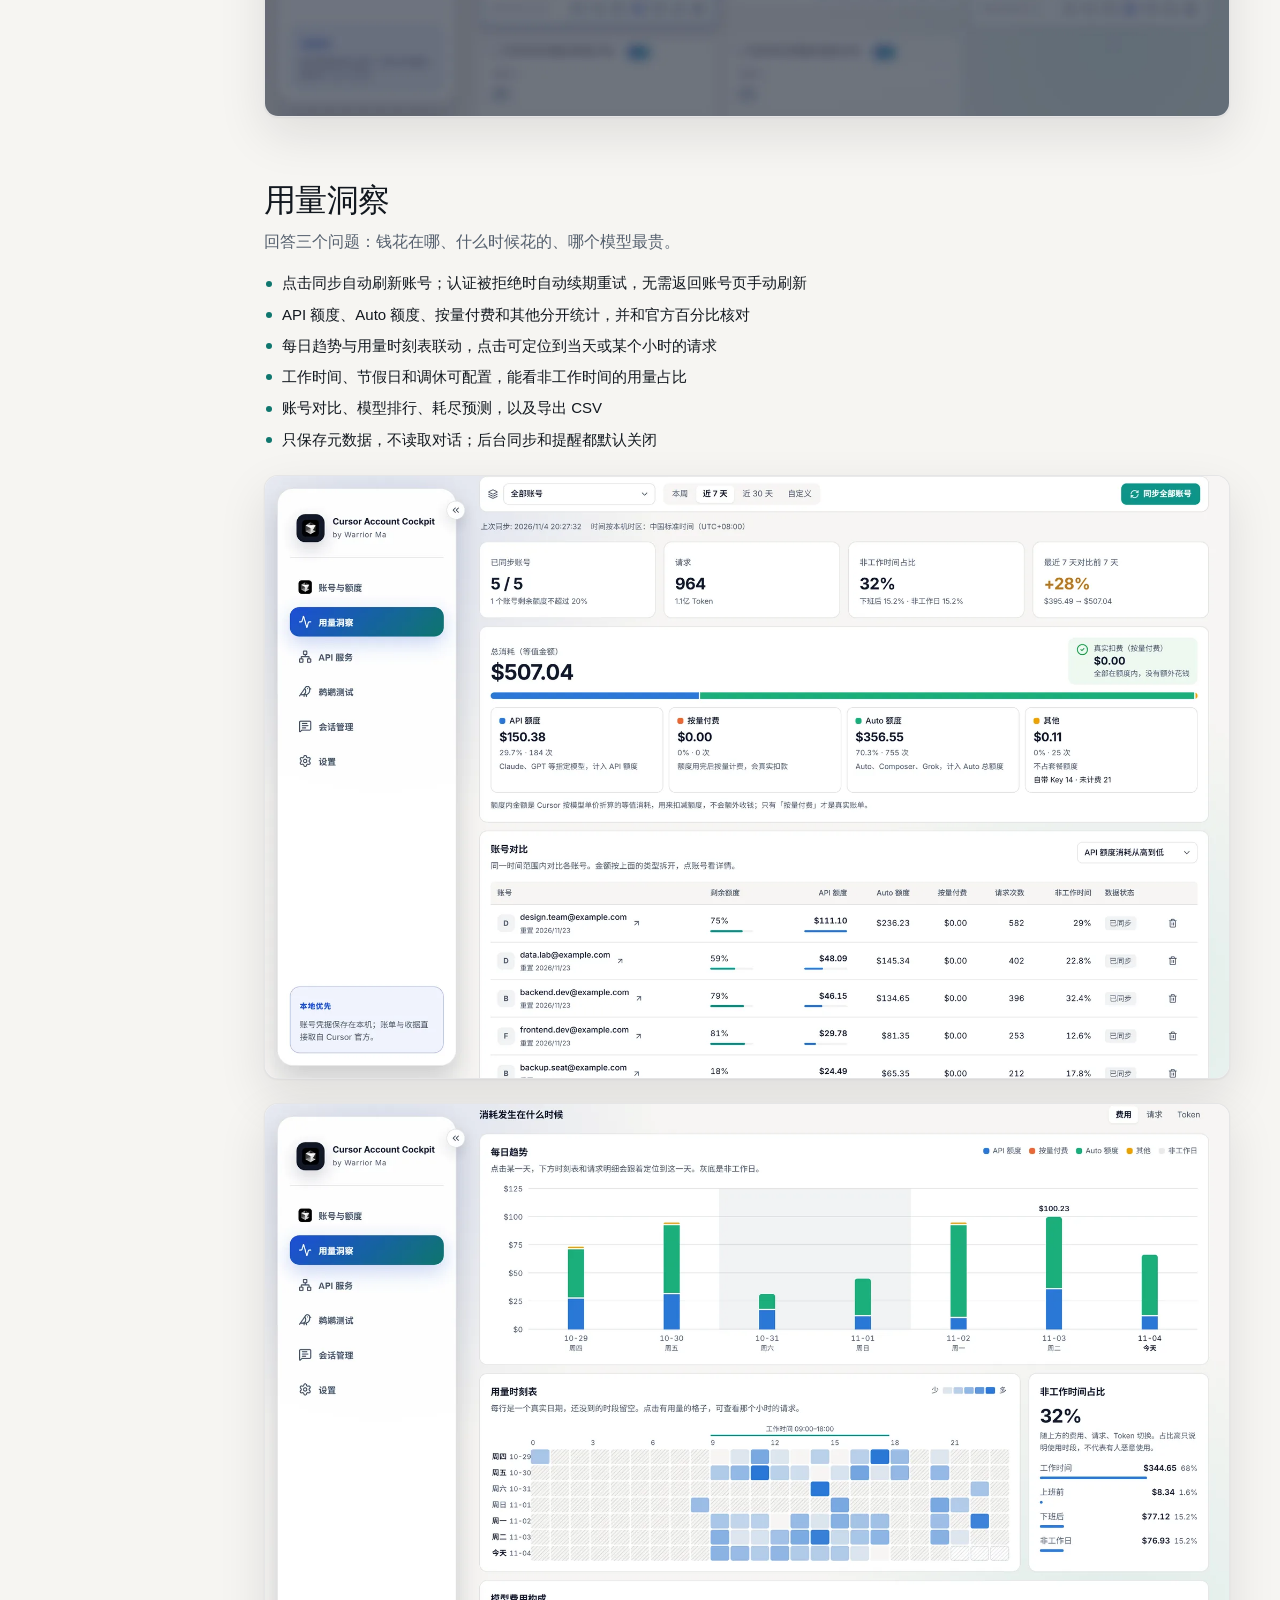
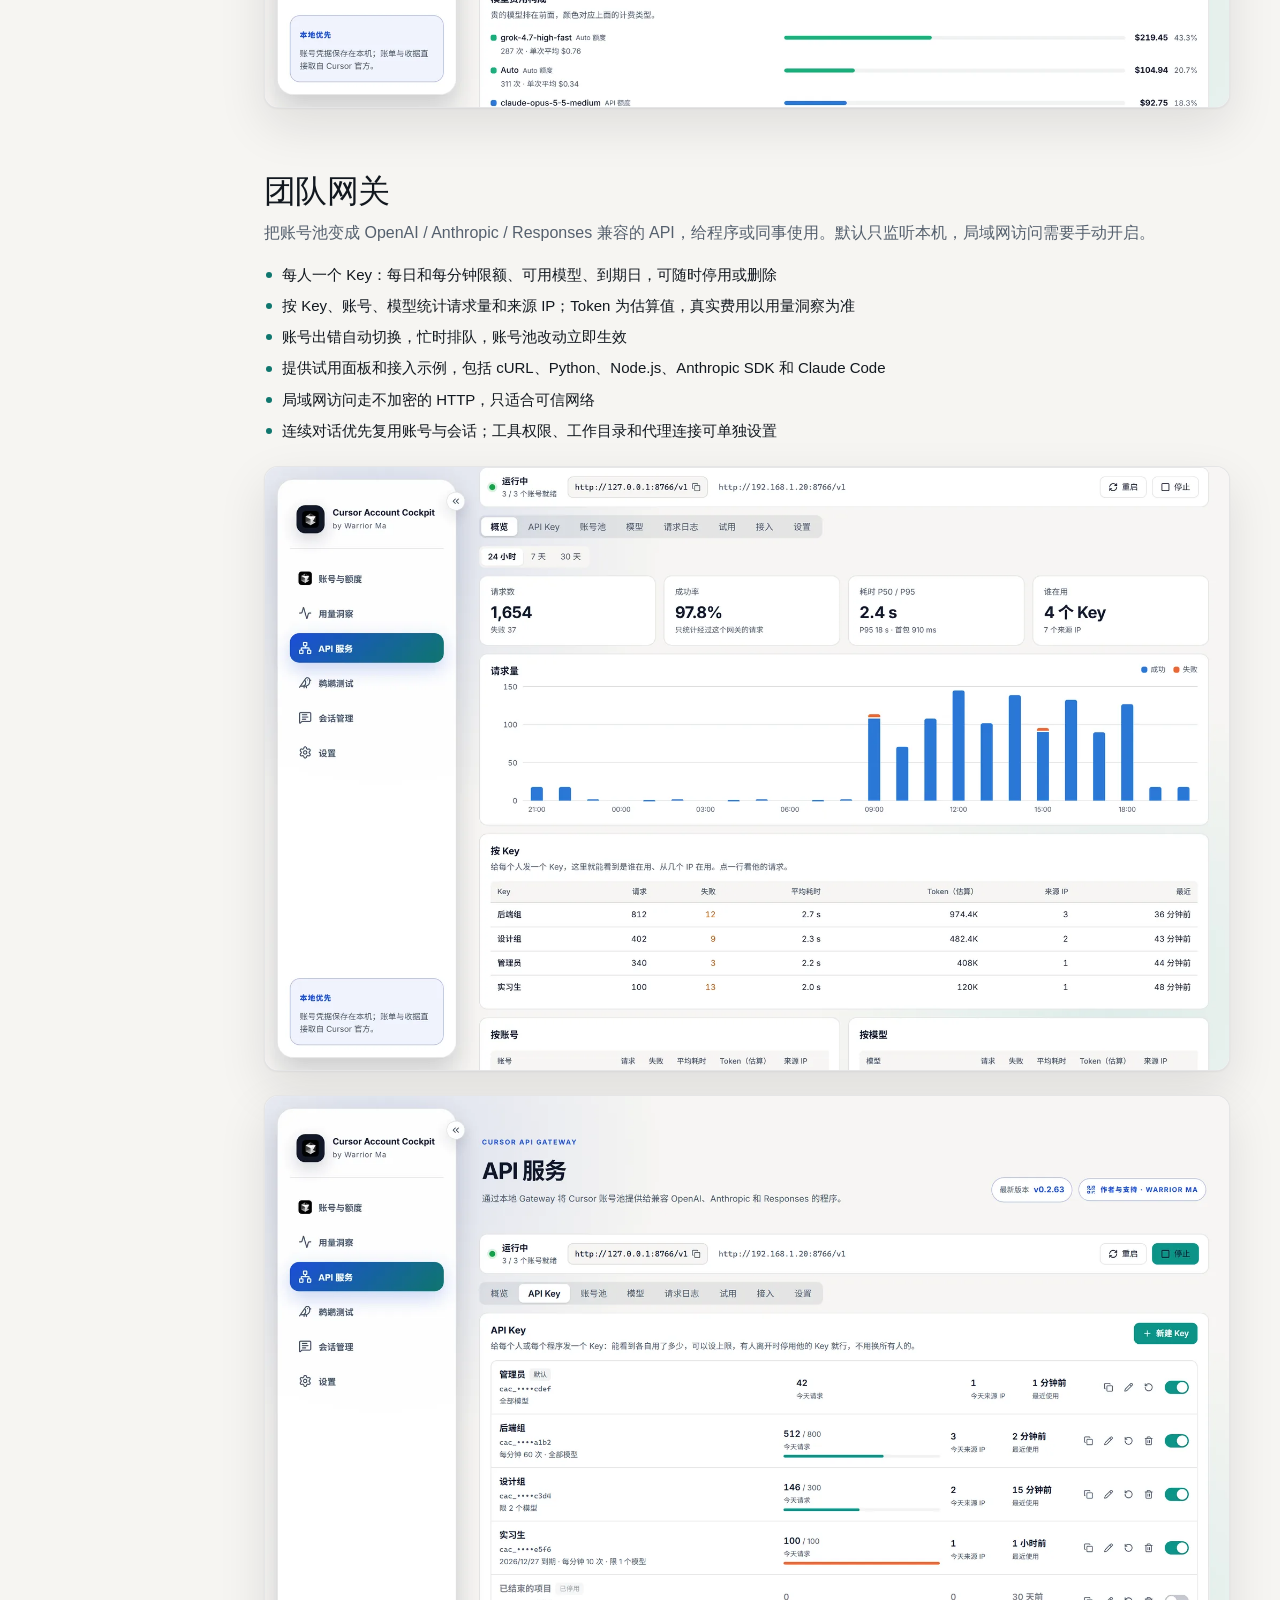
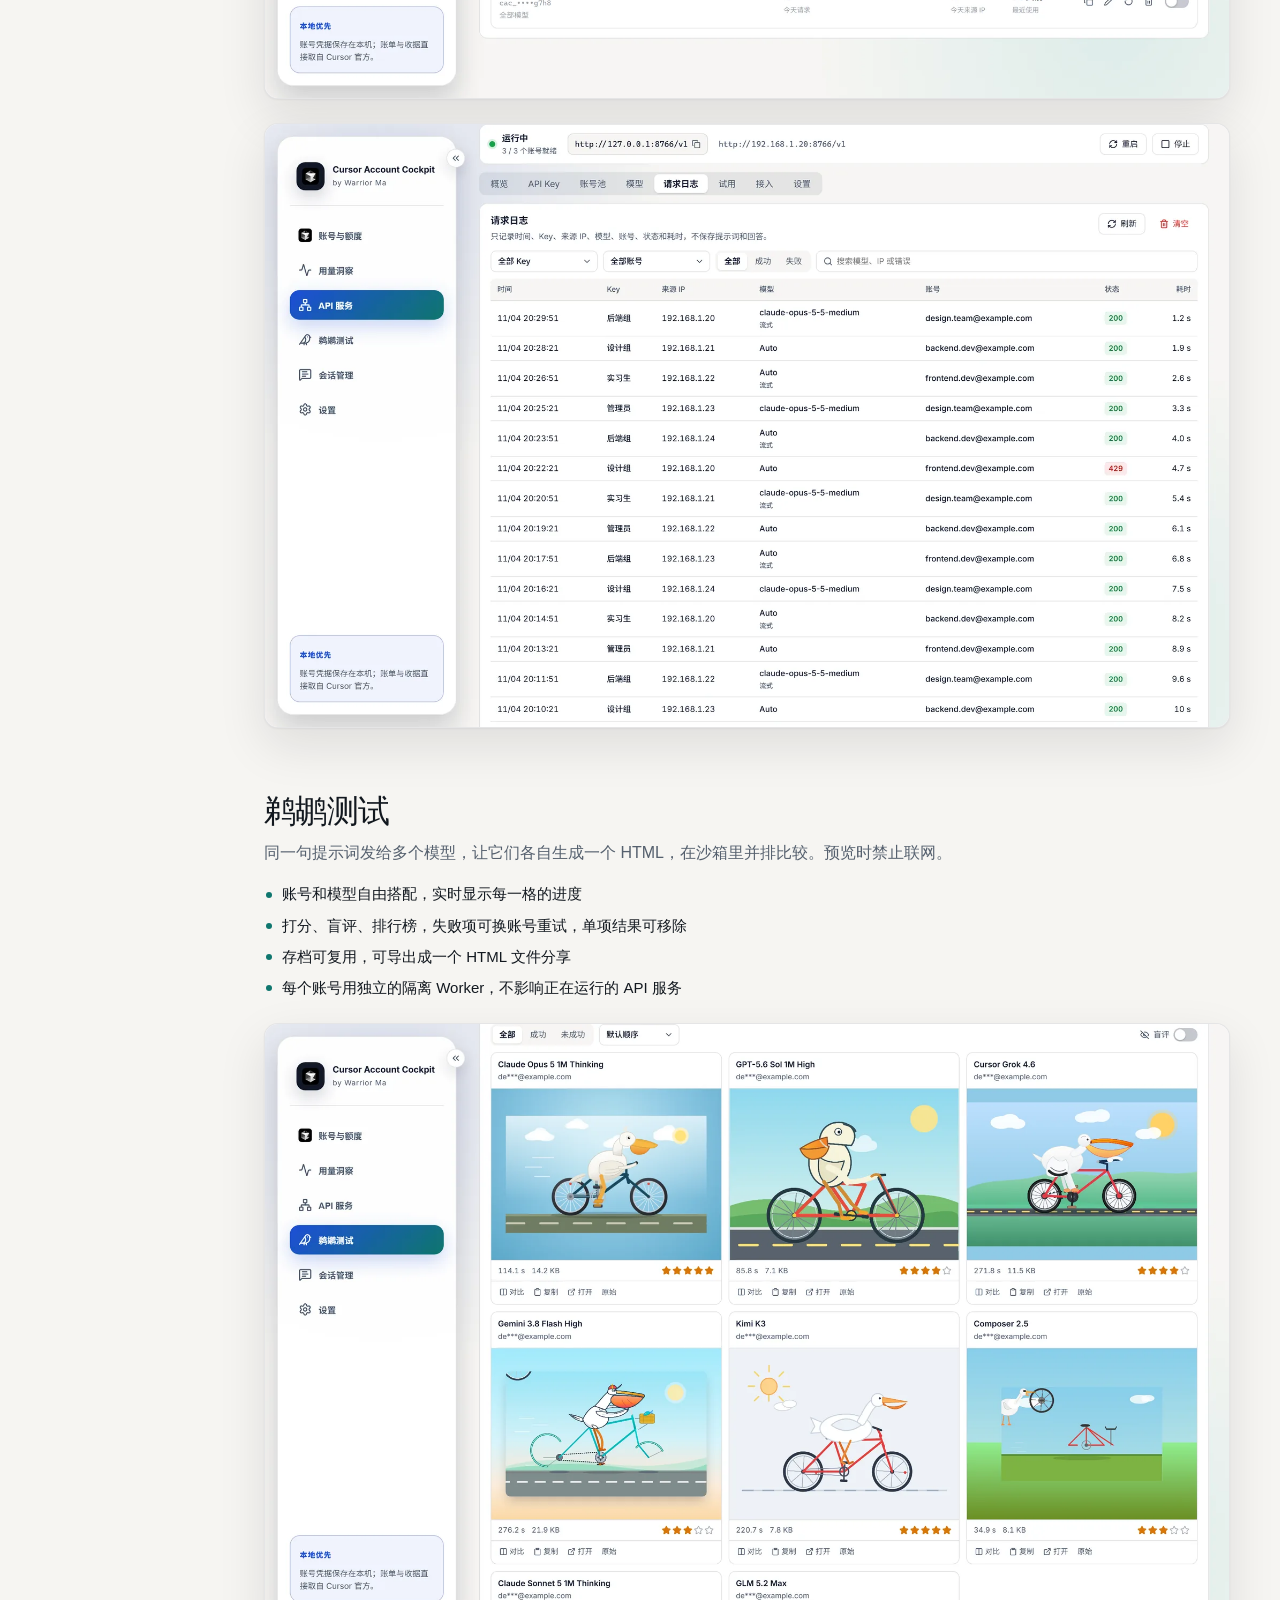
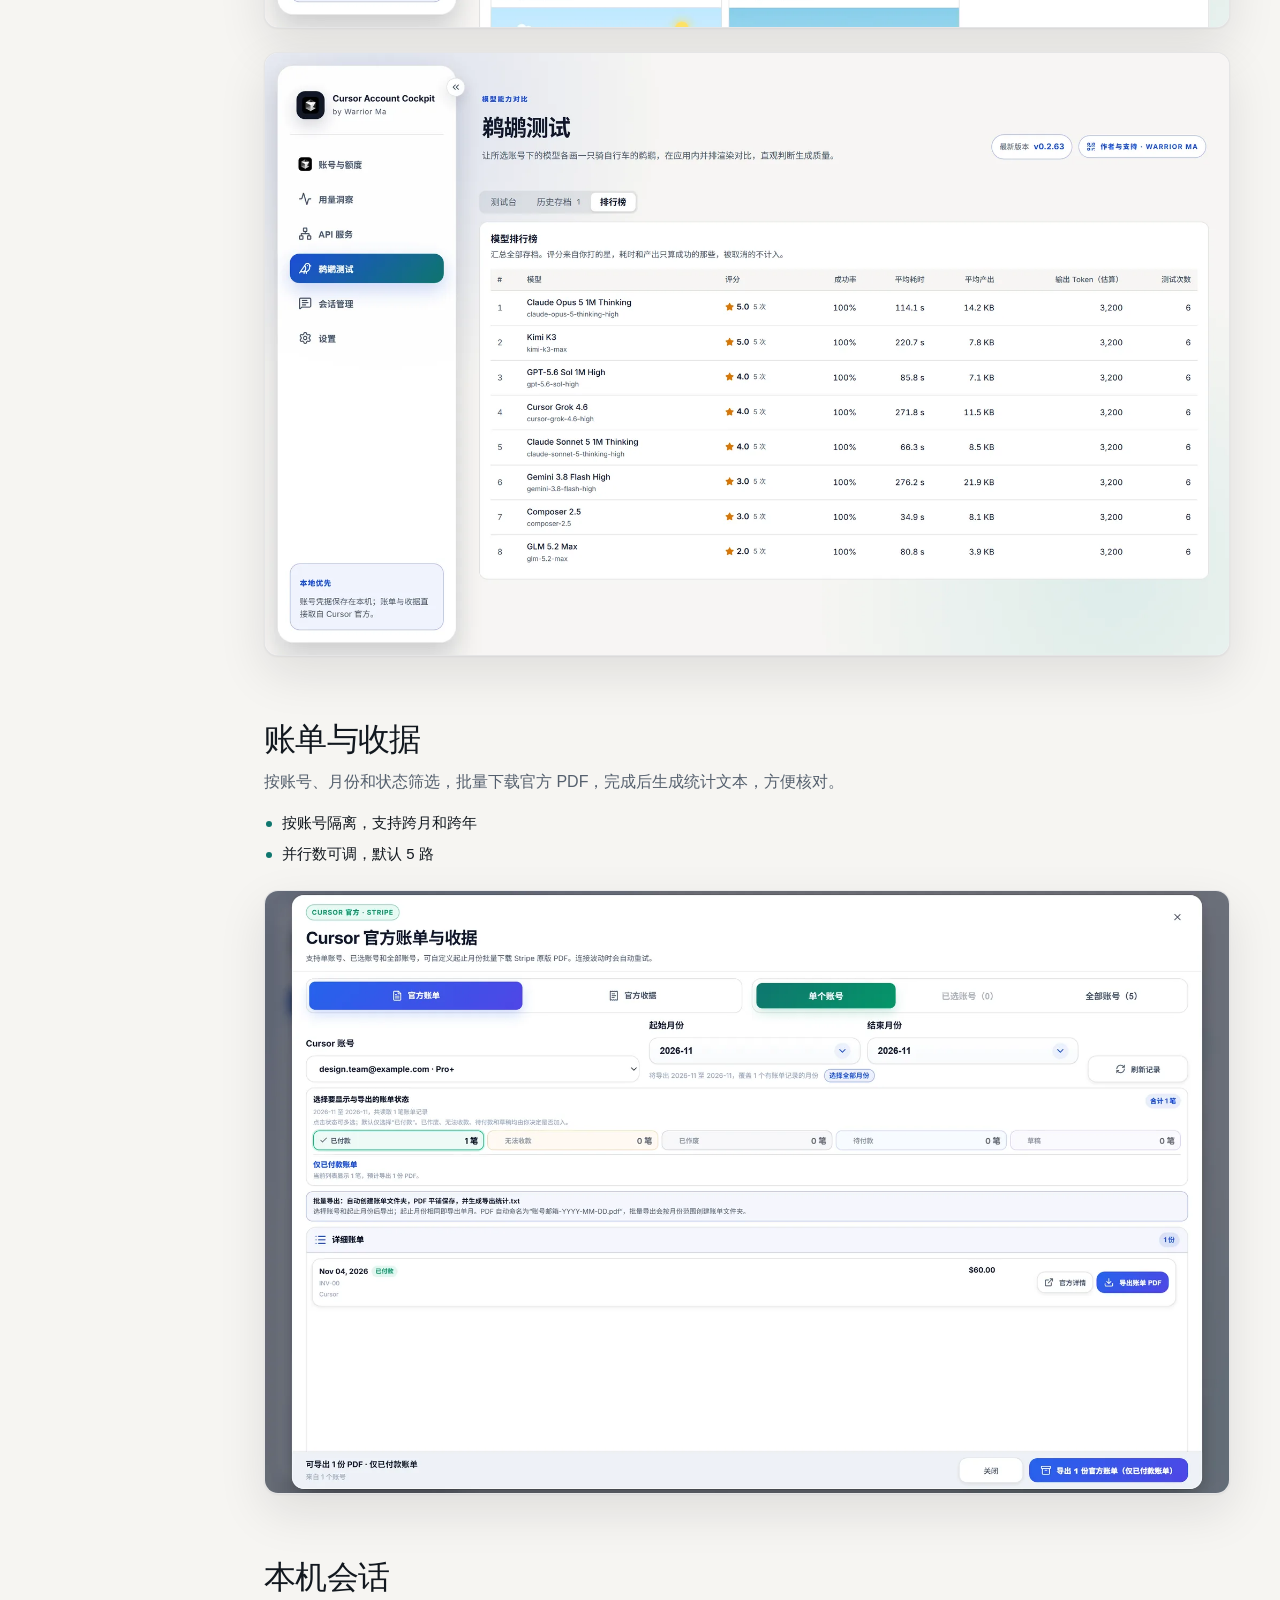
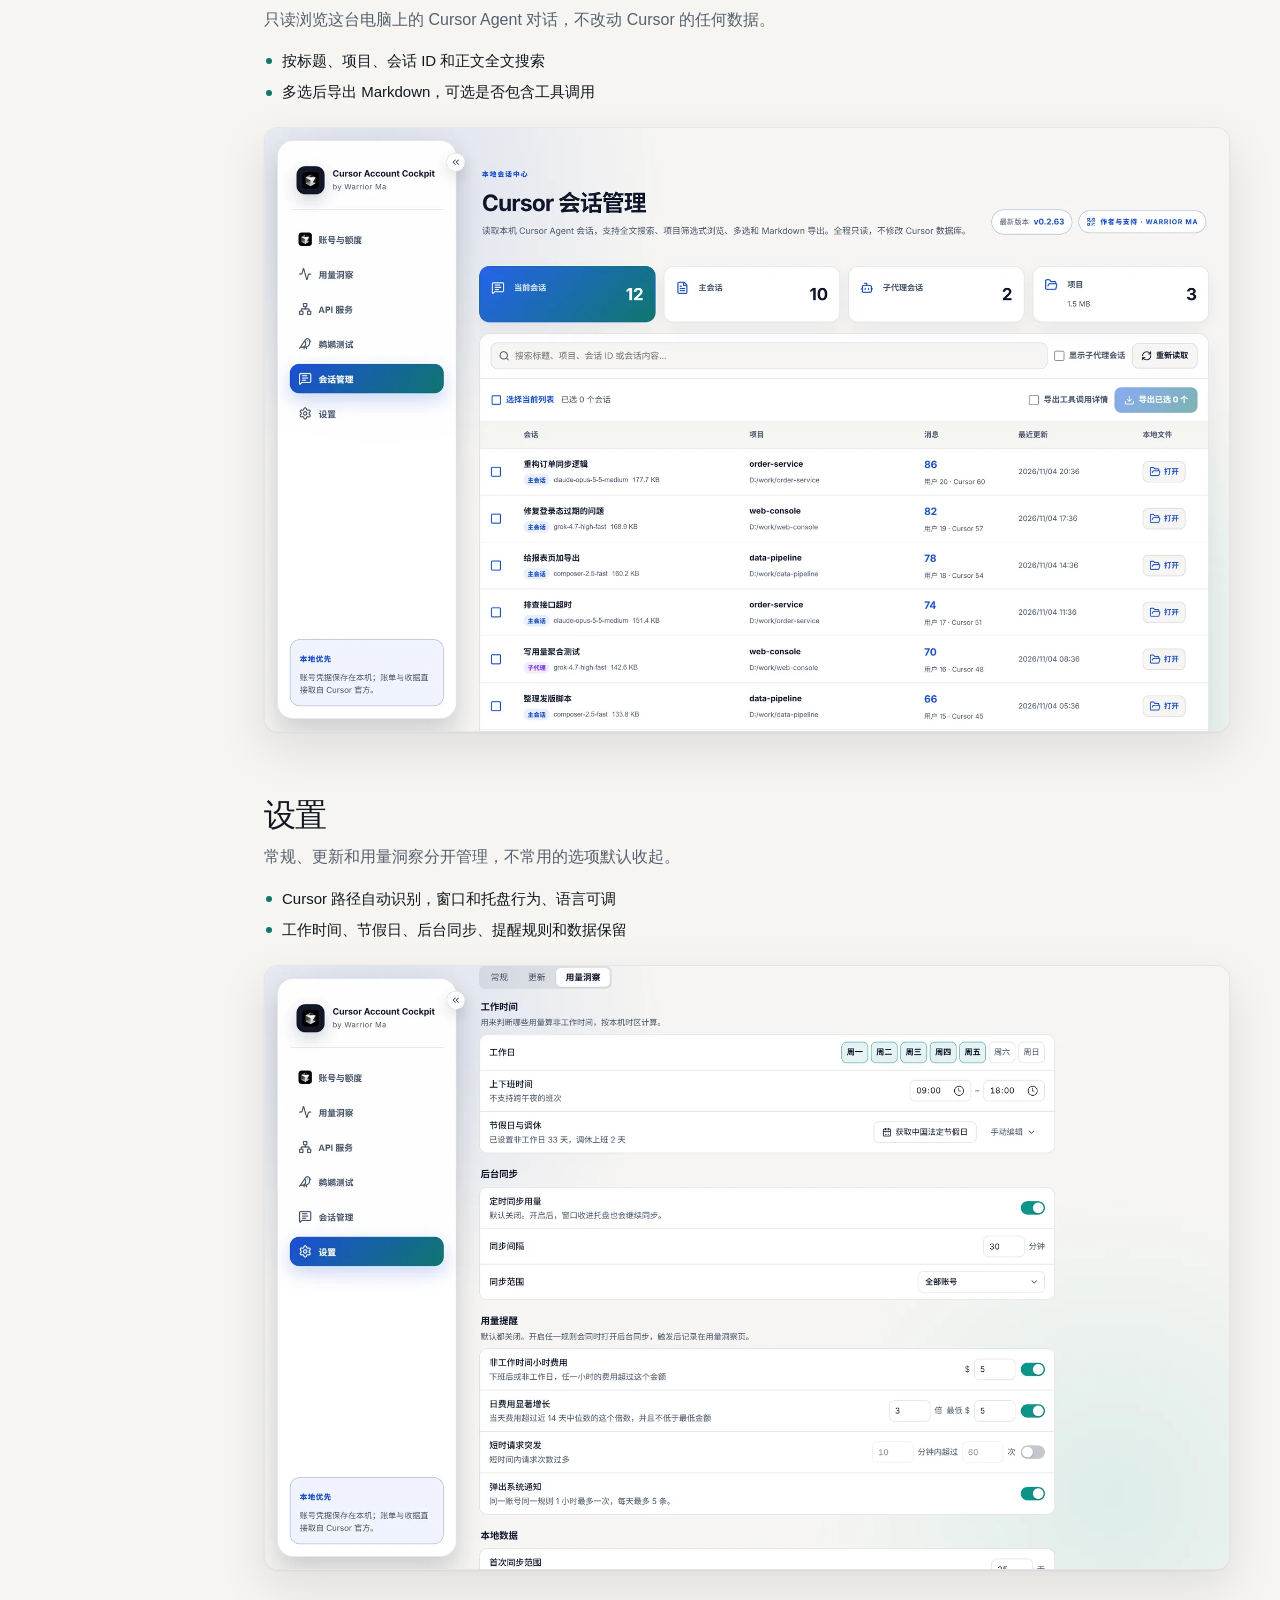
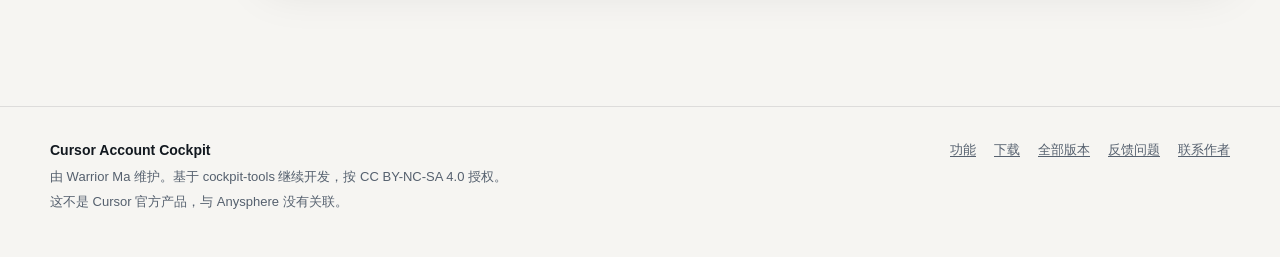
<file: features.html>
<!DOCTYPE html>
<html lang="zh-CN">
<head>
  <meta charset="UTF-8" />
  <meta name="viewport" content="width=device-width, initial-scale=1" />
  <title>功能 · Cursor Account Cockpit</title>
  <meta name="description" content="账号与额度、用量洞察、团队网关、鹈鹕测试、账单导出和本机会话的详细说明。" />
  <meta property="og:title" content="功能 · Cursor Account Cockpit" />
  <meta property="og:description" content="账号与额度、用量洞察、团队网关、鹈鹕测试、账单导出和本机会话的详细说明。" />
  <meta property="og:image" content="https://warriorlago.github.io/CursorAccountCockpit/assets/images/usage.webp" />
  <link rel="icon" href="assets/potato.svg" type="image/svg+xml" />
  <link rel="stylesheet" href="assets/site.css?v=20261111" />
</head>
<body>
<header class="topbar">
  <div class="wrap topbar-inner">
    <a class="brand" href="./"><img src="assets/potato.svg" alt="" width="30" height="30" /><span>Cursor Account Cockpit</span></a>
    <nav aria-label="主导航">
      <a href="features.html" aria-current="page">功能</a><a href="download.html">下载</a>
      <a class="nav-extra" href="https://github.com/WarriorLago/CursorAccountCockpit/blob/main/CHANGELOG.zh-CN.md">更新日志</a>
      <a href="https://github.com/WarriorLago/CursorAccountCockpit">GitHub</a>
      <a class="lang" href="en/features.html" hreflang="en">EN</a>
    </nav>
  </div>
</header>
<main>
<section class="page-head">
  <div class="wrap">
    <h1>功能</h1>
    <p class="lead">每个功能怎么用、边界在哪，都在这里。</p>
  </div>
</section>
<div class="wrap doc">
  <nav class="doc-toc" aria-label="本页目录"><a href="#accounts">账号与额度</a><a href="#usage">用量洞察</a><a href="#gateway">团队网关</a><a href="#pelican">鹈鹕测试</a><a href="#billing">账单与收据</a><a href="#sessions">本机会话</a><a href="#settings">设置</a></nav>
  <div class="doc-body"><section class="doc-block" id="accounts">
  <h2>账号与额度</h2>
  <p>所有账号在一个地方。列表适合宽屏巡检，卡片适合快速扫一眼。</p>
  <ul><li>显示套餐、总用量、Auto 和 API 用量、按量付费和重置时间</li><li>OAuth、Token / JSON、读取本机登录三种导入方式</li><li>一键切号：写入登录信息、重启 Cursor，再确认切换生效；授权失效的账号会被拦下</li><li>跨设备备份会自动跳过失效账号</li></ul>
  <figure class="frame"><img src="assets/images/accounts-cards.webp" alt="账号卡片视图" width="1800" height="1125" loading="lazy" decoding="async" /></figure><figure class="frame"><img src="assets/images/add-account.webp" alt="添加账号" width="1800" height="1125" loading="lazy" decoding="async" /></figure>
</section><section class="doc-block" id="usage">
  <h2>用量洞察</h2>
  <p>回答三个问题：钱花在哪、什么时候花的、哪个模型最贵。</p>
  <ul><li>点击同步自动刷新账号；认证被拒绝时自动续期重试，无需返回账号页手动刷新</li><li>API 额度、Auto 额度、按量付费和其他分开统计，并和官方百分比核对</li><li>每日趋势与用量时刻表联动，点击可定位到当天或某个小时的请求</li><li>工作时间、节假日和调休可配置，能看非工作时间的用量占比</li><li>账号对比、模型排行、耗尽预测，以及导出 CSV</li><li>只保存元数据，不读取对话；后台同步和提醒都默认关闭</li></ul>
  <figure class="frame"><img src="assets/images/usage.webp" alt="费用构成" width="1800" height="1125" loading="lazy" decoding="async" /></figure><figure class="frame"><img src="assets/images/usage-time.webp" alt="每日趋势和时刻表" width="1800" height="1125" loading="lazy" decoding="async" /></figure>
</section><section class="doc-block" id="gateway">
  <h2>团队网关</h2>
  <p>把账号池变成 OpenAI / Anthropic / Responses 兼容的 API，给程序或同事使用。默认只监听本机，局域网访问需要手动开启。</p>
  <ul><li>每人一个 Key：每日和每分钟限额、可用模型、到期日，可随时停用或删除</li><li>按 Key、账号、模型统计请求量和来源 IP；Token 为估算值，真实费用以用量洞察为准</li><li>账号出错自动切换，忙时排队，账号池改动立即生效</li><li>提供试用面板和接入示例，包括 cURL、Python、Node.js、Anthropic SDK 和 Claude Code</li><li>局域网访问走不加密的 HTTP，只适合可信网络</li><li>连续对话优先复用账号与会话；工具权限、工作目录和代理连接可单独设置</li></ul>
  <figure class="frame"><img src="assets/images/gateway.webp" alt="网关概览" width="1800" height="1125" loading="lazy" decoding="async" /></figure><figure class="frame"><img src="assets/images/gateway-keys.webp" alt="API Key 管理" width="1800" height="1125" loading="lazy" decoding="async" /></figure><figure class="frame"><img src="assets/images/gateway-logs.webp" alt="请求日志" width="1800" height="1125" loading="lazy" decoding="async" /></figure>
</section><section class="doc-block" id="pelican">
  <h2>鹈鹕测试</h2>
  <p>同一句提示词发给多个模型，让它们各自生成一个 HTML，在沙箱里并排比较。预览时禁止联网。</p>
  <ul><li>账号和模型自由搭配，实时显示每一格的进度</li><li>打分、盲评、排行榜，失败项可换账号重试，单项结果可移除</li><li>存档可复用，可导出成一个 HTML 文件分享</li><li>每个账号用独立的隔离 Worker，不影响正在运行的 API 服务</li></ul>
  <figure class="frame"><img src="assets/images/pelican.webp" alt="鹈鹕测试结果" width="1800" height="1125" loading="lazy" decoding="async" /></figure><figure class="frame"><img src="assets/images/pelican-board.webp" alt="模型排行榜" width="1800" height="1125" loading="lazy" decoding="async" /></figure>
</section><section class="doc-block" id="billing">
  <h2>账单与收据</h2>
  <p>按账号、月份和状态筛选，批量下载官方 PDF，完成后生成统计文本，方便核对。</p>
  <ul><li>按账号隔离，支持跨月和跨年</li><li>并行数可调，默认 5 路</li></ul>
  <figure class="frame"><img src="assets/images/billing.webp" alt="账单导出" width="1800" height="1125" loading="lazy" decoding="async" /></figure>
</section><section class="doc-block" id="sessions">
  <h2>本机会话</h2>
  <p>只读浏览这台电脑上的 Cursor Agent 对话，不改动 Cursor 的任何数据。</p>
  <ul><li>按标题、项目、会话 ID 和正文全文搜索</li><li>多选后导出 Markdown，可选是否包含工具调用</li></ul>
  <figure class="frame"><img src="assets/images/sessions.webp" alt="会话管理" width="1800" height="1125" loading="lazy" decoding="async" /></figure>
</section><section class="doc-block" id="settings">
  <h2>设置</h2>
  <p>常规、更新和用量洞察分开管理，不常用的选项默认收起。</p>
  <ul><li>Cursor 路径自动识别，窗口和托盘行为、语言可调</li><li>工作时间、节假日、后台同步、提醒规则和数据保留</li></ul>
  <figure class="frame"><img src="assets/images/settings.webp" alt="设置页" width="1800" height="1125" loading="lazy" decoding="async" /></figure>
</section></div>
</div>
</main>
<footer class="footer">
  <div class="wrap footer-inner">
    <div>
      <strong>Cursor Account Cockpit</strong>
      <p>由 Warrior Ma 维护。基于 cockpit-tools 继续开发，按 CC BY-NC-SA 4.0 授权。</p>
      <p>这不是 Cursor 官方产品，与 Anysphere 没有关联。</p>
    </div>
    <div class="footer-links">
      <a href="features.html">功能</a>
      <a href="download.html">下载</a>
      <a href="https://github.com/WarriorLago/CursorAccountCockpit/releases">全部版本</a>
      <a href="https://github.com/WarriorLago/CursorAccountCockpit/issues">反馈问题</a>
      <a href="./#author">联系作者</a>
    </div>
  </div>
</footer>
  <script src="assets/platform-recommendation.js?v=20261111" defer></script>
  <script src="assets/site.js?v=20261111" defer></script>
</body>
</html>
</file>
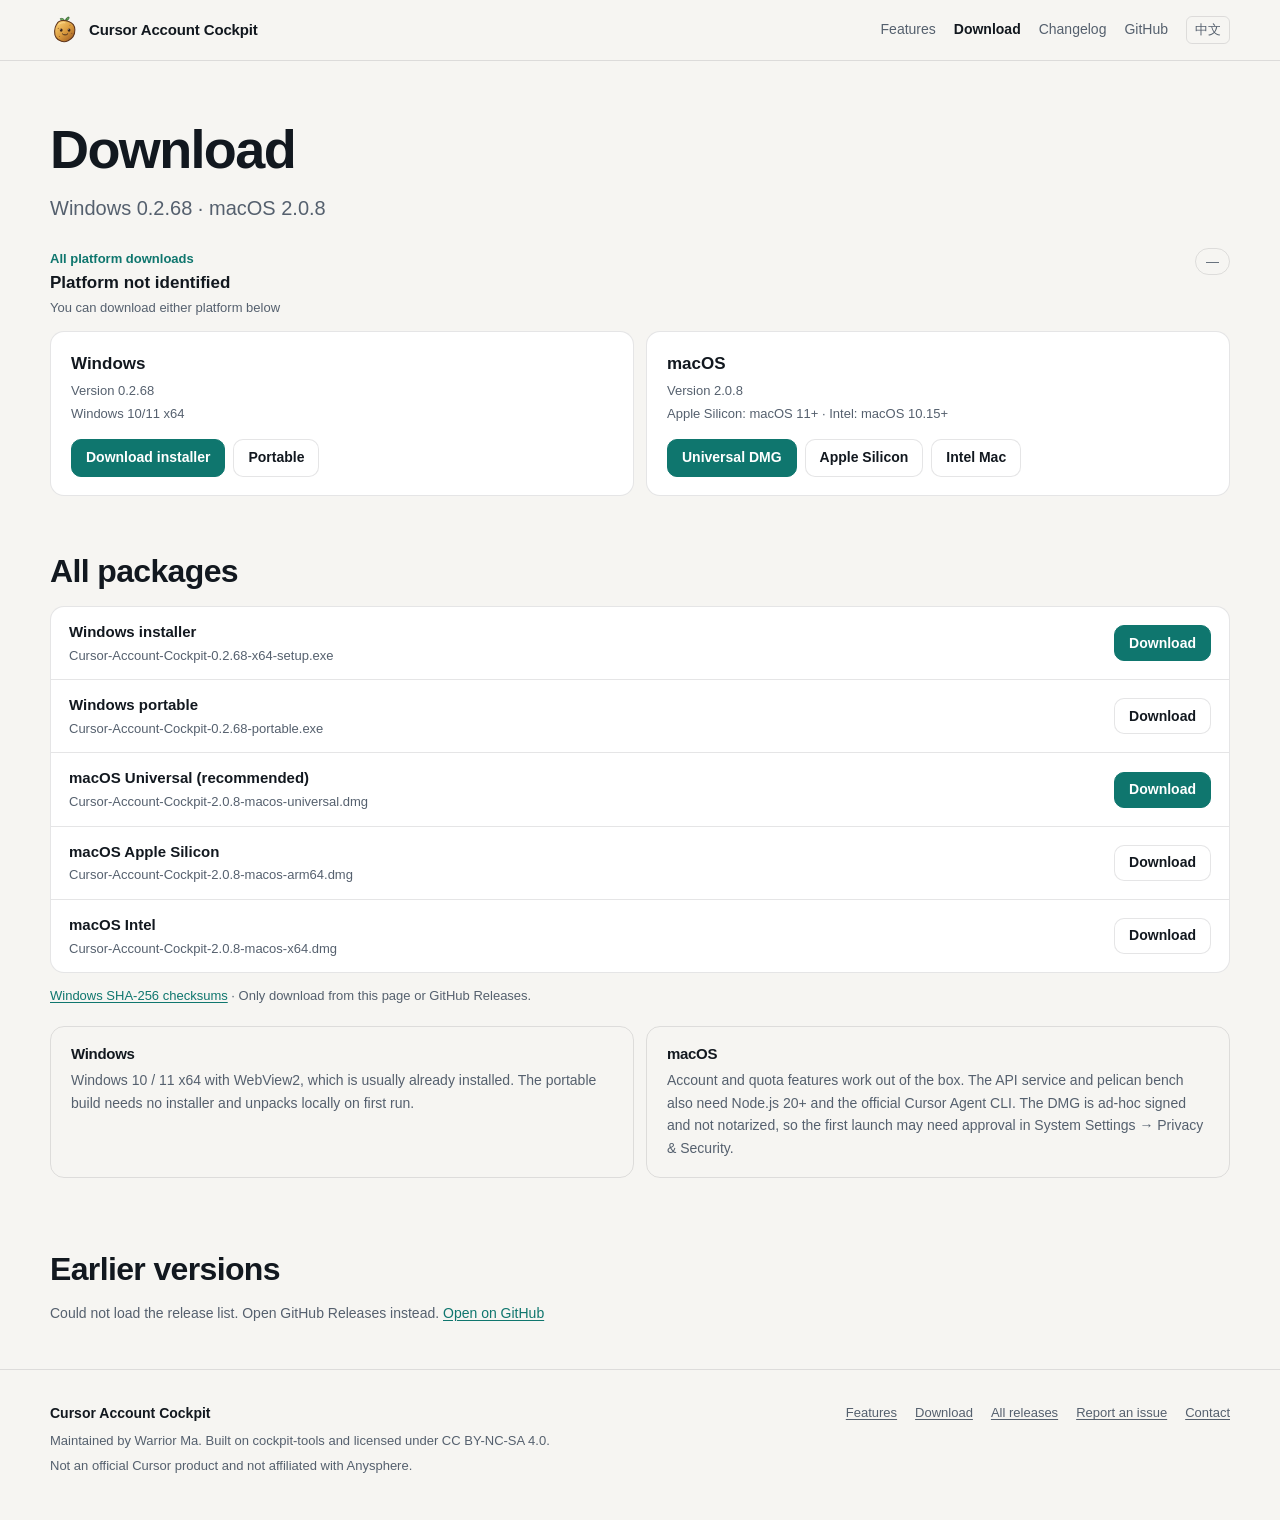
<file: en/download.html>
<!DOCTYPE html>
<html lang="en">
<head>
  <meta charset="UTF-8" />
  <meta name="viewport" content="width=device-width, initial-scale=1" />
  <title>Download · Cursor Account Cockpit</title>
  <meta name="description" content="Download Windows 0.2.68 and macOS 2.0.8." />
  <meta property="og:title" content="Download · Cursor Account Cockpit" />
  <meta property="og:description" content="Download Windows 0.2.68 and macOS 2.0.8." />
  <meta property="og:image" content="https://warriorlago.github.io/CursorAccountCockpit/assets/images/usage.webp" />
  <link rel="icon" href="../assets/potato.svg" type="image/svg+xml" />
  <link rel="stylesheet" href="../assets/site.css?v=20261111" />
</head>
<body>
<header class="topbar">
  <div class="wrap topbar-inner">
    <a class="brand" href="./"><img src="../assets/potato.svg" alt="" width="30" height="30" /><span>Cursor Account Cockpit</span></a>
    <nav aria-label="Main">
      <a href="features.html">Features</a><a href="download.html" aria-current="page">Download</a>
      <a class="nav-extra" href="https://github.com/WarriorLago/CursorAccountCockpit/blob/main/CHANGELOG.md">Changelog</a>
      <a href="https://github.com/WarriorLago/CursorAccountCockpit">GitHub</a>
      <a class="lang" href="../download.html" hreflang="zh-CN">中文</a>
    </nav>
  </div>
</header>
<main>
<section class="page-head">
  <div class="wrap">
    <h1>Download</h1>
    <p class="lead">Windows 0.2.68 · macOS 2.0.8</p>
    <div id="platform-recommendation" aria-live="polite"><span>Detecting your platform…</span></div>
  </div>
</section>
<section class="section section-tight">
  <div class="wrap">
    <h2 class="section-title">All packages</h2>
    <div class="dl-table"><div class="dl-row"><div><strong>Windows installer</strong><span>Cursor-Account-Cockpit-0.2.68-x64-setup.exe</span></div><a class="btn btn-primary" href="https://github.com/WarriorLago/CursorAccountCockpit/releases/download/v0.2.68/Cursor-Account-Cockpit-0.2.68-x64-setup.exe">Download</a></div><div class="dl-row"><div><strong>Windows portable</strong><span>Cursor-Account-Cockpit-0.2.68-portable.exe</span></div><a class="btn" href="https://github.com/WarriorLago/CursorAccountCockpit/releases/download/v0.2.68/Cursor-Account-Cockpit-0.2.68-portable.exe">Download</a></div><div class="dl-row"><div><strong>macOS Universal (recommended)</strong><span>Cursor-Account-Cockpit-2.0.8-macos-universal.dmg</span></div><a class="btn btn-primary" href="https://github.com/WarriorLago/CursorAccountCockpit/releases/download/v2.0.8/Cursor-Account-Cockpit-2.0.8-macos-universal.dmg">Download</a></div><div class="dl-row"><div><strong>macOS Apple Silicon</strong><span>Cursor-Account-Cockpit-2.0.8-macos-arm64.dmg</span></div><a class="btn" href="https://github.com/WarriorLago/CursorAccountCockpit/releases/download/v2.0.8/Cursor-Account-Cockpit-2.0.8-macos-arm64.dmg">Download</a></div><div class="dl-row"><div><strong>macOS Intel</strong><span>Cursor-Account-Cockpit-2.0.8-macos-x64.dmg</span></div><a class="btn" href="https://github.com/WarriorLago/CursorAccountCockpit/releases/download/v2.0.8/Cursor-Account-Cockpit-2.0.8-macos-x64.dmg">Download</a></div></div>
    <p class="fine"><a href="https://github.com/WarriorLago/CursorAccountCockpit/releases/download/v0.2.68/Cursor-Account-Cockpit-0.2.68-SHA256SUMS.txt">Windows SHA-256 checksums</a> · Only download from this page or GitHub Releases.</p>
    <div class="notes">
  <article>
    <h3>Windows</h3>
    <p>Windows 10 / 11 x64 with WebView2, which is usually already installed. The portable build needs no installer and unpacks locally on first run.</p>
  </article>
  <article>
    <h3>macOS</h3>
    <p>Account and quota features work out of the box. The API service and pelican bench also need Node.js 20+ and the official Cursor Agent CLI. The DMG is ad-hoc signed and not notarized, so the first launch may need approval in System Settings → Privacy & Security.</p>
  </article>
</div>
  </div>
</section>
<section class="section section-tight">
  <div class="wrap">
    <h2 class="section-title">Earlier versions</h2>
    <p class="fine" id="download-stats"></p>
    <div id="release-list" data-lang="en"></div>
  </div>
</section>
</main>
<footer class="footer">
  <div class="wrap footer-inner">
    <div>
      <strong>Cursor Account Cockpit</strong>
      <p>Maintained by Warrior Ma. Built on cockpit-tools and licensed under CC BY-NC-SA 4.0.</p>
      <p>Not an official Cursor product and not affiliated with Anysphere.</p>
    </div>
    <div class="footer-links">
      <a href="features.html">Features</a>
      <a href="download.html">Download</a>
      <a href="https://github.com/WarriorLago/CursorAccountCockpit/releases">All releases</a>
      <a href="https://github.com/WarriorLago/CursorAccountCockpit/issues">Report an issue</a>
      <a href="./#author">Contact</a>
    </div>
  </div>
</footer>
  <script src="../assets/platform-recommendation.js?v=20261111" defer></script>
  <script src="../assets/releases.js?v=20261111" defer></script>
  <script src="../assets/site.js?v=20261111" defer></script>
</body>
</html>
</file>
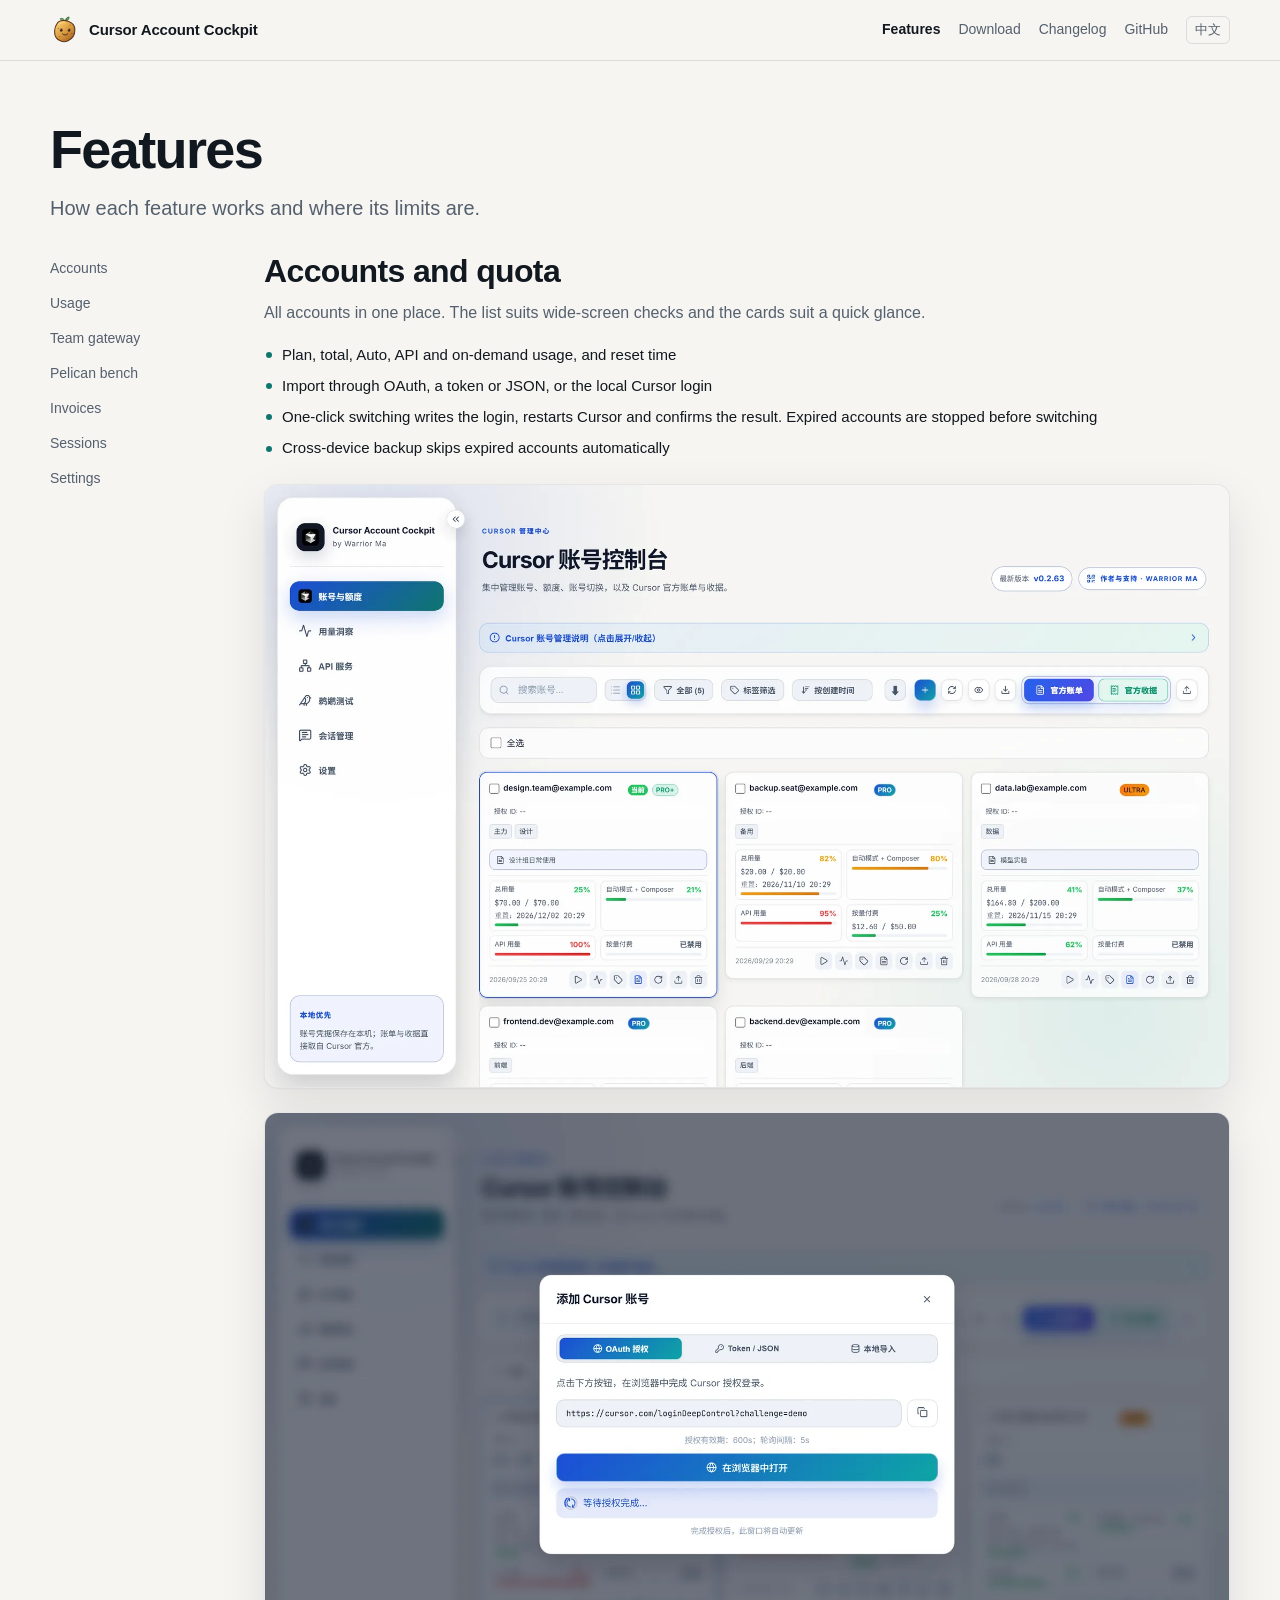
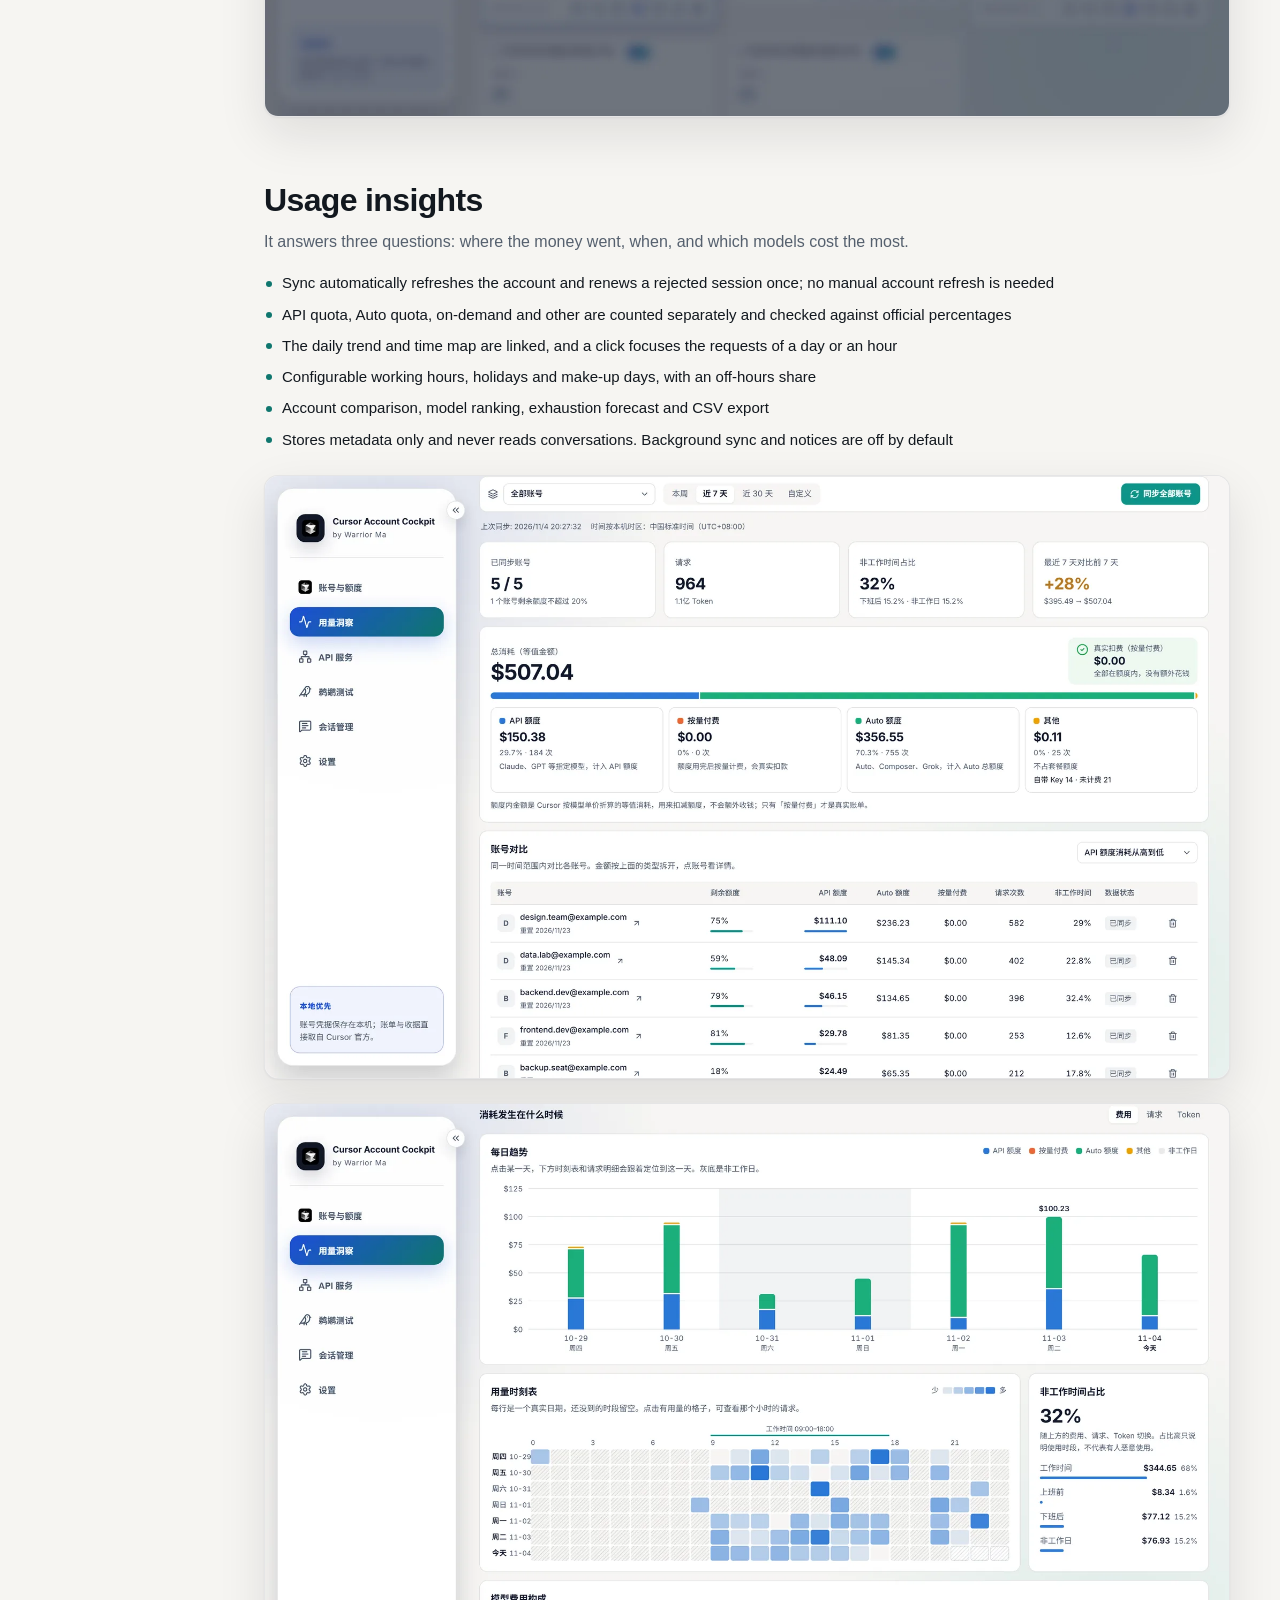
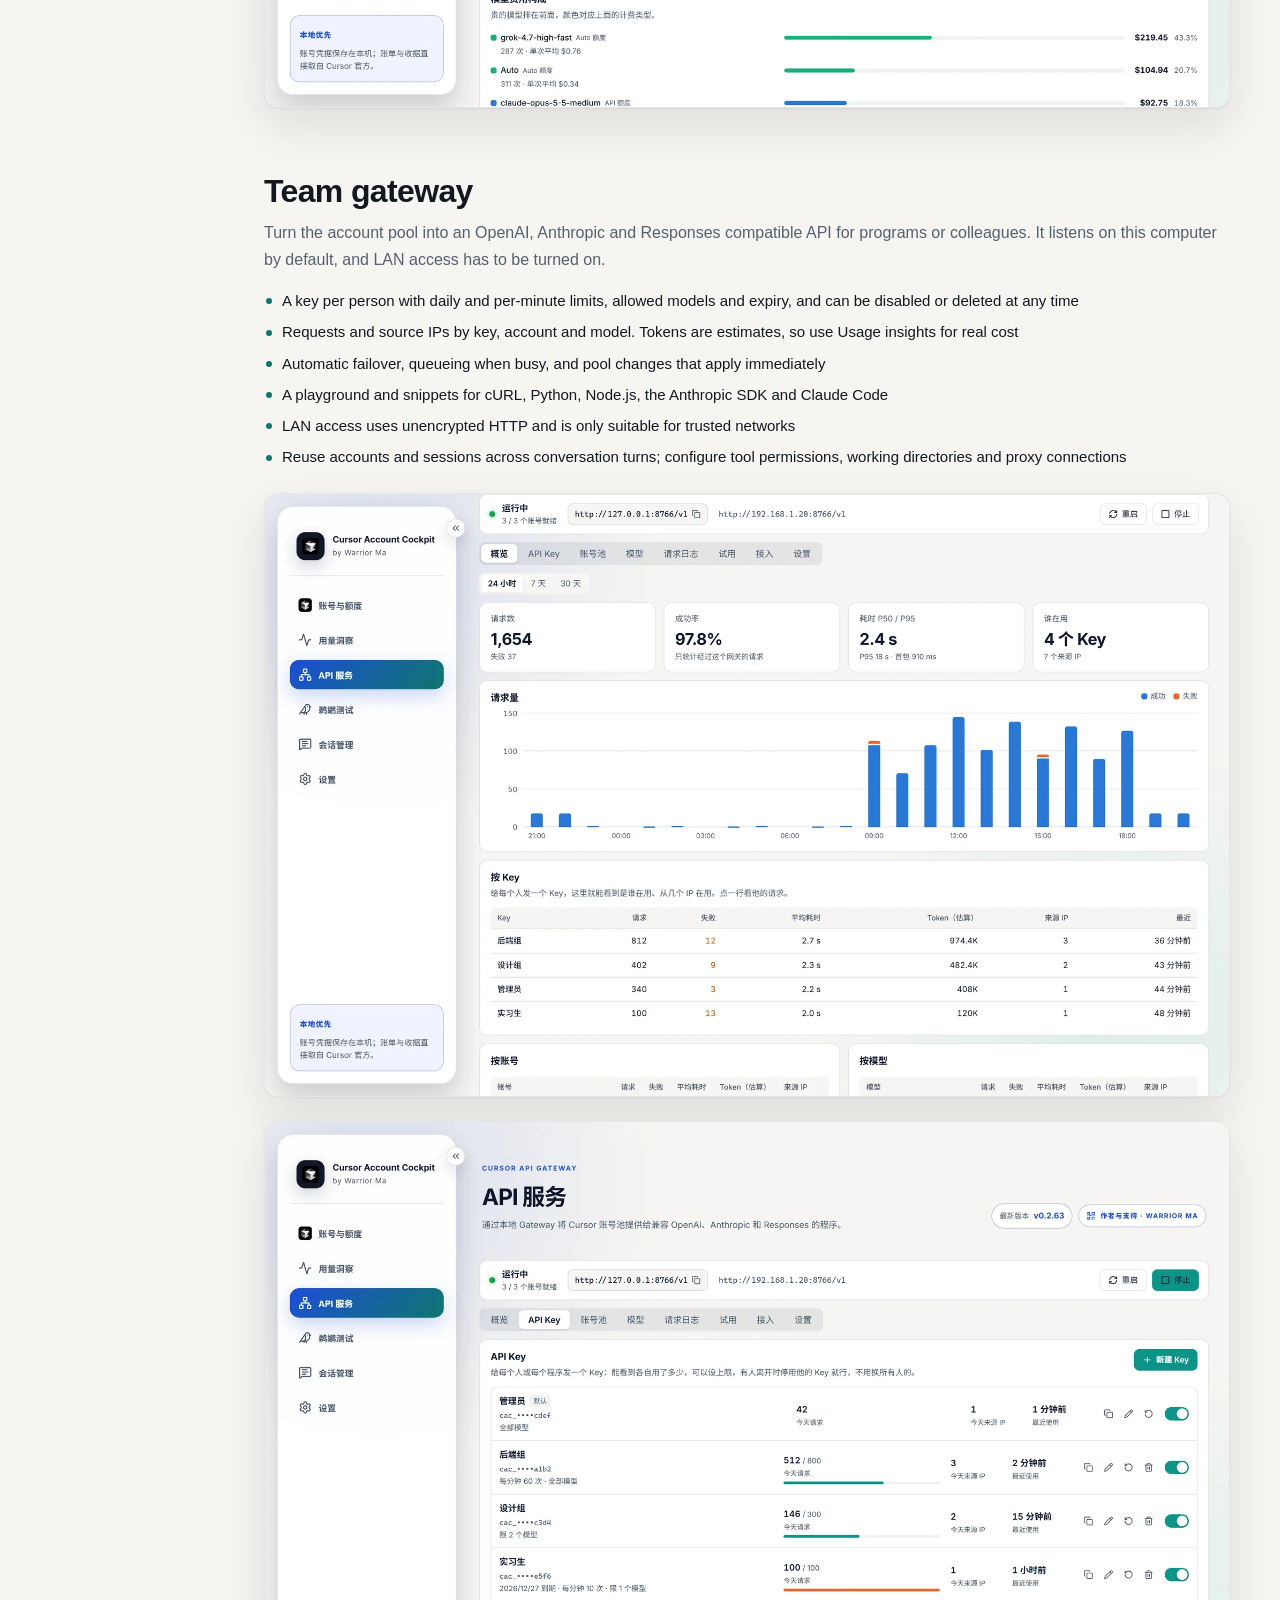
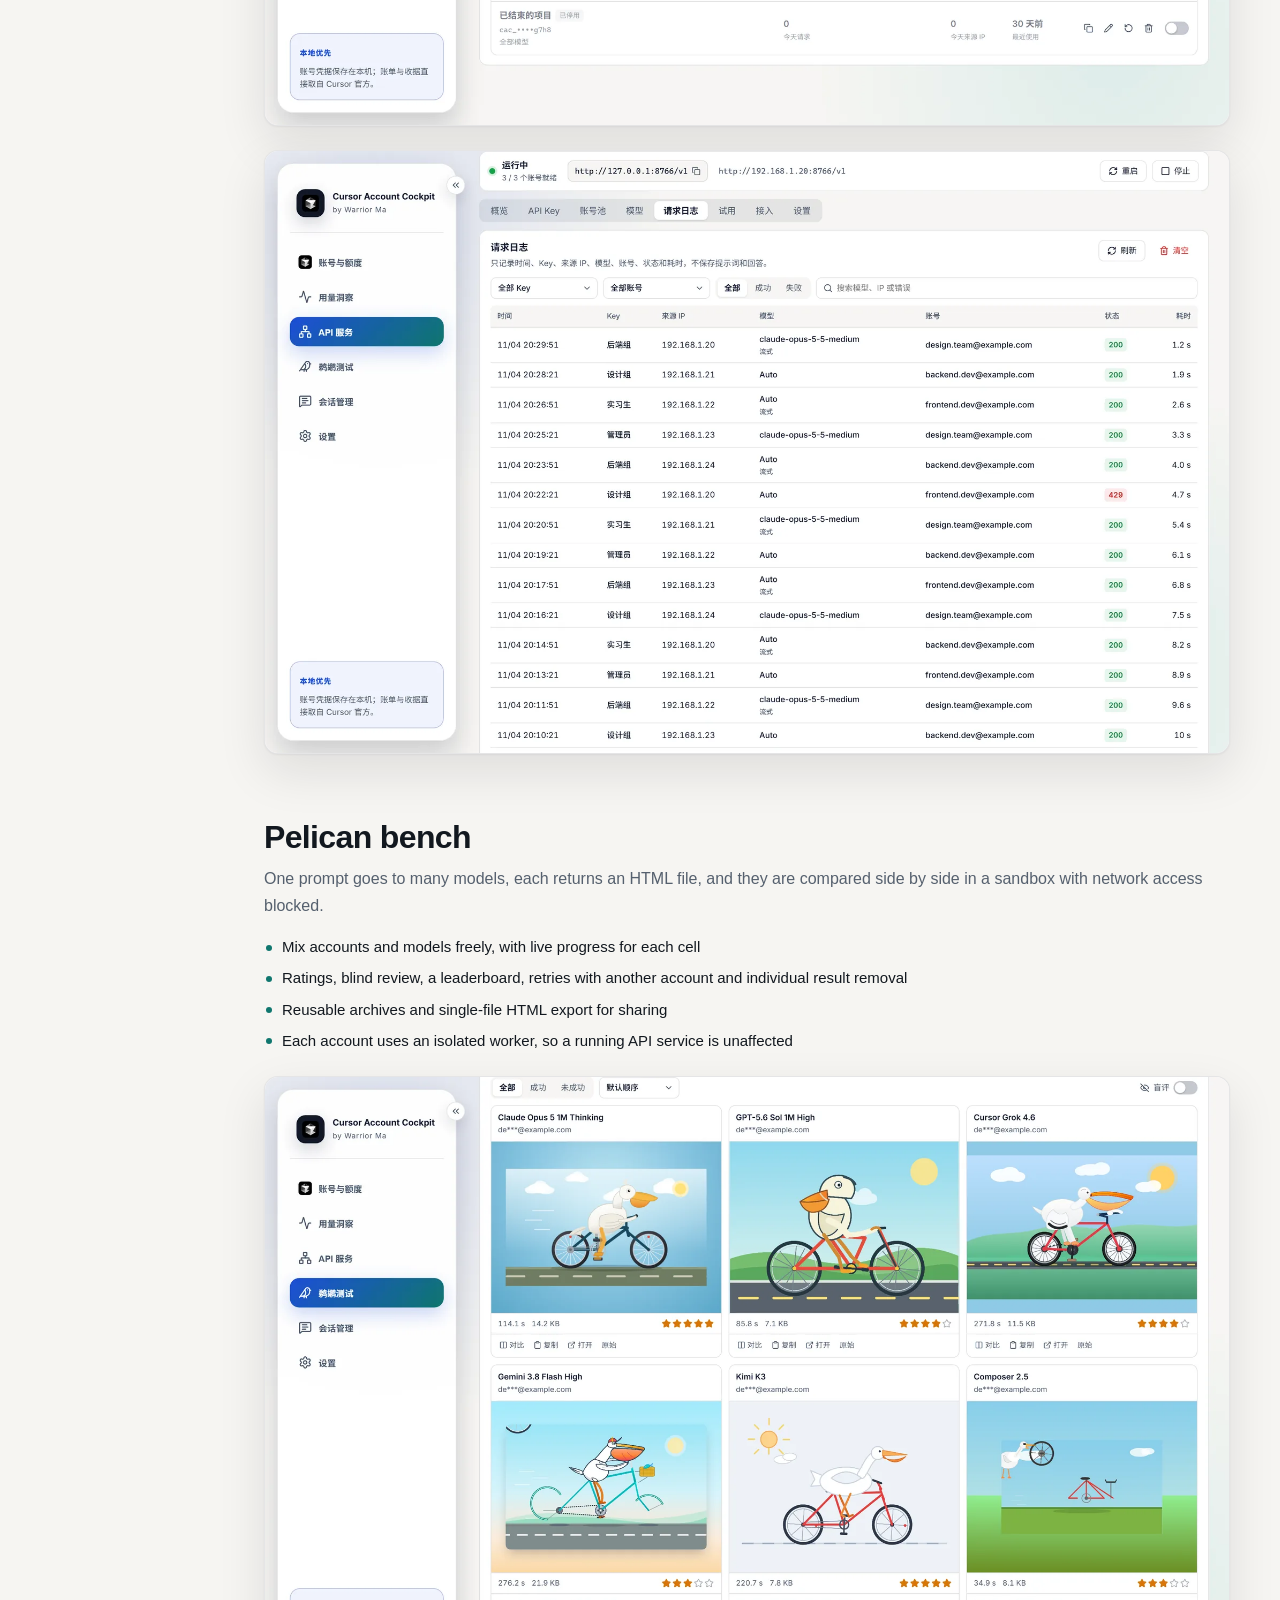
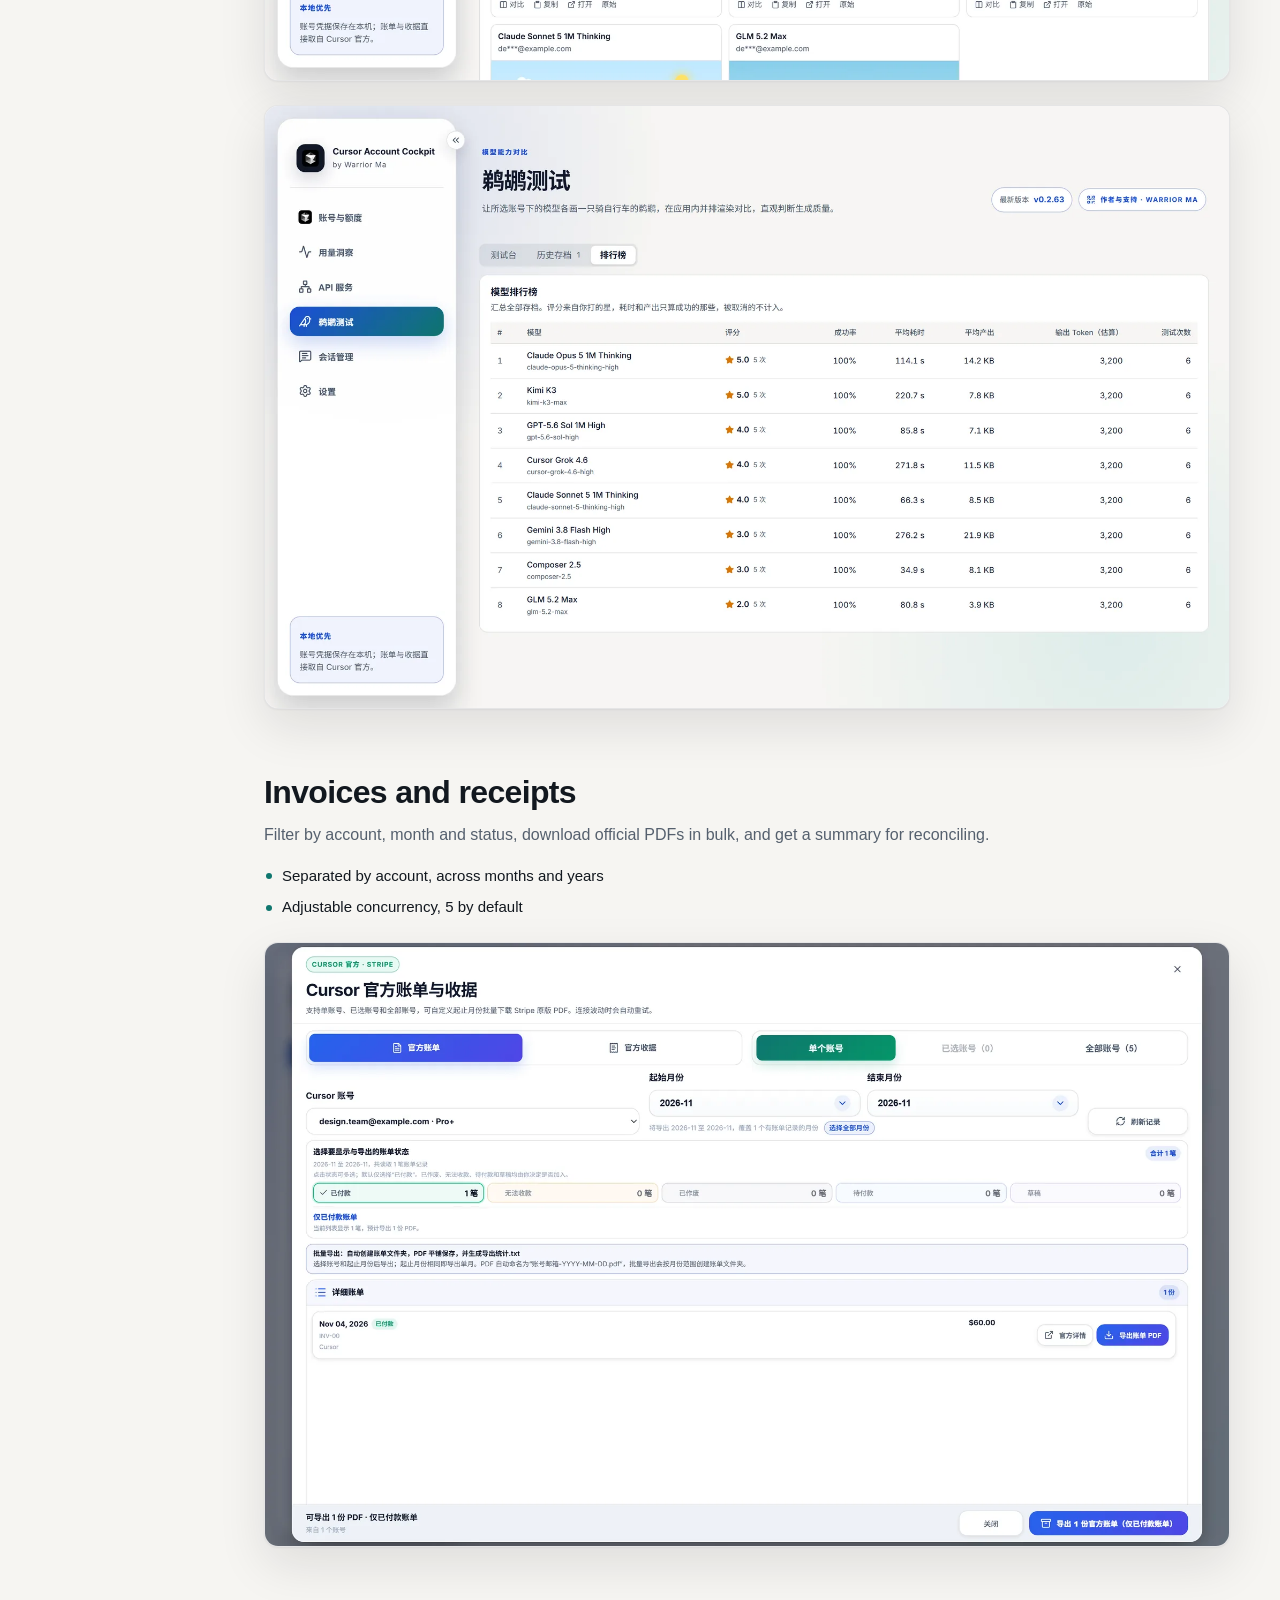
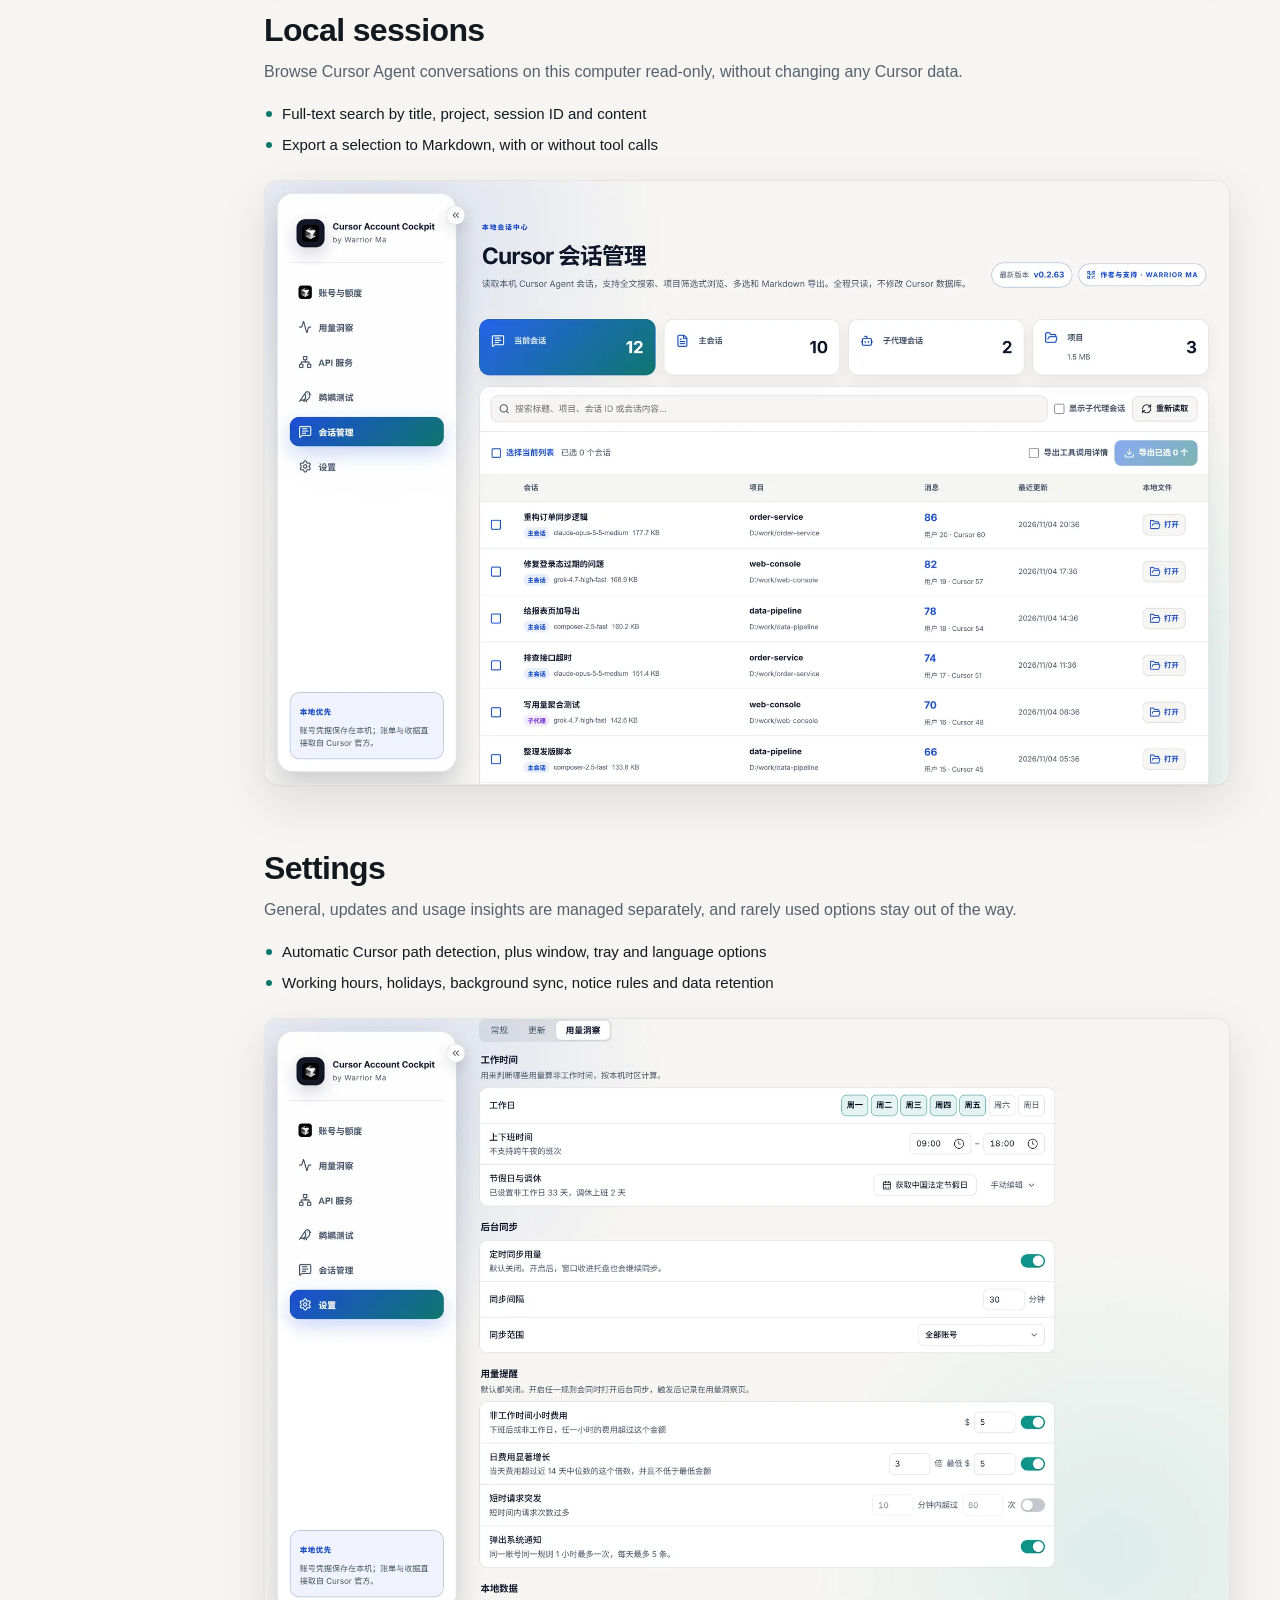
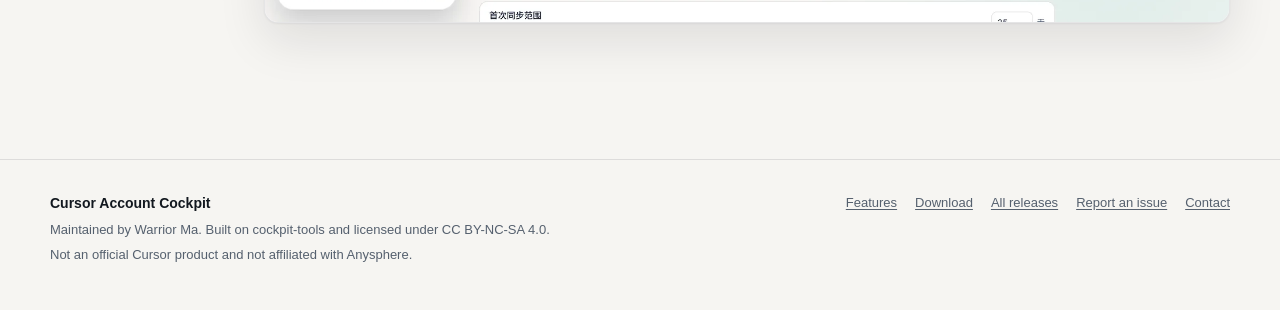
<file: en/features.html>
<!DOCTYPE html>
<html lang="en">
<head>
  <meta charset="UTF-8" />
  <meta name="viewport" content="width=device-width, initial-scale=1" />
  <title>Features · Cursor Account Cockpit</title>
  <meta name="description" content="Details on accounts and quota, usage insights, the team gateway, the pelican bench, invoice export and local sessions." />
  <meta property="og:title" content="Features · Cursor Account Cockpit" />
  <meta property="og:description" content="Details on accounts and quota, usage insights, the team gateway, the pelican bench, invoice export and local sessions." />
  <meta property="og:image" content="https://warriorlago.github.io/CursorAccountCockpit/assets/images/usage.webp" />
  <link rel="icon" href="../assets/potato.svg" type="image/svg+xml" />
  <link rel="stylesheet" href="../assets/site.css?v=20261111" />
</head>
<body>
<header class="topbar">
  <div class="wrap topbar-inner">
    <a class="brand" href="./"><img src="../assets/potato.svg" alt="" width="30" height="30" /><span>Cursor Account Cockpit</span></a>
    <nav aria-label="Main">
      <a href="features.html" aria-current="page">Features</a><a href="download.html">Download</a>
      <a class="nav-extra" href="https://github.com/WarriorLago/CursorAccountCockpit/blob/main/CHANGELOG.md">Changelog</a>
      <a href="https://github.com/WarriorLago/CursorAccountCockpit">GitHub</a>
      <a class="lang" href="../features.html" hreflang="zh-CN">中文</a>
    </nav>
  </div>
</header>
<main>
<section class="page-head">
  <div class="wrap">
    <h1>Features</h1>
    <p class="lead">How each feature works and where its limits are.</p>
  </div>
</section>
<div class="wrap doc">
  <nav class="doc-toc" aria-label="On this page"><a href="#accounts">Accounts</a><a href="#usage">Usage</a><a href="#gateway">Team gateway</a><a href="#pelican">Pelican bench</a><a href="#billing">Invoices</a><a href="#sessions">Sessions</a><a href="#settings">Settings</a></nav>
  <div class="doc-body"><section class="doc-block" id="accounts">
  <h2>Accounts and quota</h2>
  <p>All accounts in one place. The list suits wide-screen checks and the cards suit a quick glance.</p>
  <ul><li>Plan, total, Auto, API and on-demand usage, and reset time</li><li>Import through OAuth, a token or JSON, or the local Cursor login</li><li>One-click switching writes the login, restarts Cursor and confirms the result. Expired accounts are stopped before switching</li><li>Cross-device backup skips expired accounts automatically</li></ul>
  <figure class="frame"><img src="../assets/images/accounts-cards.webp" alt="Account cards" width="1800" height="1125" loading="lazy" decoding="async" /></figure><figure class="frame"><img src="../assets/images/add-account.webp" alt="Adding an account" width="1800" height="1125" loading="lazy" decoding="async" /></figure>
</section><section class="doc-block" id="usage">
  <h2>Usage insights</h2>
  <p>It answers three questions: where the money went, when, and which models cost the most.</p>
  <ul><li>Sync automatically refreshes the account and renews a rejected session once; no manual account refresh is needed</li><li>API quota, Auto quota, on-demand and other are counted separately and checked against official percentages</li><li>The daily trend and time map are linked, and a click focuses the requests of a day or an hour</li><li>Configurable working hours, holidays and make-up days, with an off-hours share</li><li>Account comparison, model ranking, exhaustion forecast and CSV export</li><li>Stores metadata only and never reads conversations. Background sync and notices are off by default</li></ul>
  <figure class="frame"><img src="../assets/images/usage.webp" alt="Cost breakdown" width="1800" height="1125" loading="lazy" decoding="async" /></figure><figure class="frame"><img src="../assets/images/usage-time.webp" alt="Daily trend and time map" width="1800" height="1125" loading="lazy" decoding="async" /></figure>
</section><section class="doc-block" id="gateway">
  <h2>Team gateway</h2>
  <p>Turn the account pool into an OpenAI, Anthropic and Responses compatible API for programs or colleagues. It listens on this computer by default, and LAN access has to be turned on.</p>
  <ul><li>A key per person with daily and per-minute limits, allowed models and expiry, and can be disabled or deleted at any time</li><li>Requests and source IPs by key, account and model. Tokens are estimates, so use Usage insights for real cost</li><li>Automatic failover, queueing when busy, and pool changes that apply immediately</li><li>A playground and snippets for cURL, Python, Node.js, the Anthropic SDK and Claude Code</li><li>LAN access uses unencrypted HTTP and is only suitable for trusted networks</li><li>Reuse accounts and sessions across conversation turns; configure tool permissions, working directories and proxy connections</li></ul>
  <figure class="frame"><img src="../assets/images/gateway.webp" alt="Gateway overview" width="1800" height="1125" loading="lazy" decoding="async" /></figure><figure class="frame"><img src="../assets/images/gateway-keys.webp" alt="API key management" width="1800" height="1125" loading="lazy" decoding="async" /></figure><figure class="frame"><img src="../assets/images/gateway-logs.webp" alt="Request logs" width="1800" height="1125" loading="lazy" decoding="async" /></figure>
</section><section class="doc-block" id="pelican">
  <h2>Pelican bench</h2>
  <p>One prompt goes to many models, each returns an HTML file, and they are compared side by side in a sandbox with network access blocked.</p>
  <ul><li>Mix accounts and models freely, with live progress for each cell</li><li>Ratings, blind review, a leaderboard, retries with another account and individual result removal</li><li>Reusable archives and single-file HTML export for sharing</li><li>Each account uses an isolated worker, so a running API service is unaffected</li></ul>
  <figure class="frame"><img src="../assets/images/pelican.webp" alt="Pelican results" width="1800" height="1125" loading="lazy" decoding="async" /></figure><figure class="frame"><img src="../assets/images/pelican-board.webp" alt="Model leaderboard" width="1800" height="1125" loading="lazy" decoding="async" /></figure>
</section><section class="doc-block" id="billing">
  <h2>Invoices and receipts</h2>
  <p>Filter by account, month and status, download official PDFs in bulk, and get a summary for reconciling.</p>
  <ul><li>Separated by account, across months and years</li><li>Adjustable concurrency, 5 by default</li></ul>
  <figure class="frame"><img src="../assets/images/billing.webp" alt="Invoice export" width="1800" height="1125" loading="lazy" decoding="async" /></figure>
</section><section class="doc-block" id="sessions">
  <h2>Local sessions</h2>
  <p>Browse Cursor Agent conversations on this computer read-only, without changing any Cursor data.</p>
  <ul><li>Full-text search by title, project, session ID and content</li><li>Export a selection to Markdown, with or without tool calls</li></ul>
  <figure class="frame"><img src="../assets/images/sessions.webp" alt="Session manager" width="1800" height="1125" loading="lazy" decoding="async" /></figure>
</section><section class="doc-block" id="settings">
  <h2>Settings</h2>
  <p>General, updates and usage insights are managed separately, and rarely used options stay out of the way.</p>
  <ul><li>Automatic Cursor path detection, plus window, tray and language options</li><li>Working hours, holidays, background sync, notice rules and data retention</li></ul>
  <figure class="frame"><img src="../assets/images/settings.webp" alt="Settings" width="1800" height="1125" loading="lazy" decoding="async" /></figure>
</section></div>
</div>
</main>
<footer class="footer">
  <div class="wrap footer-inner">
    <div>
      <strong>Cursor Account Cockpit</strong>
      <p>Maintained by Warrior Ma. Built on cockpit-tools and licensed under CC BY-NC-SA 4.0.</p>
      <p>Not an official Cursor product and not affiliated with Anysphere.</p>
    </div>
    <div class="footer-links">
      <a href="features.html">Features</a>
      <a href="download.html">Download</a>
      <a href="https://github.com/WarriorLago/CursorAccountCockpit/releases">All releases</a>
      <a href="https://github.com/WarriorLago/CursorAccountCockpit/issues">Report an issue</a>
      <a href="./#author">Contact</a>
    </div>
  </div>
</footer>
  <script src="../assets/platform-recommendation.js?v=20261111" defer></script>
  <script src="../assets/site.js?v=20261111" defer></script>
</body>
</html>
</file>
<file: assets/site.css>
:root {
  --paper: #f6f5f2;
  --surface: #ffffff;
  --ink: #12181f;
  --muted: #55606e;
  --line: rgba(18, 24, 31, .11);
  --accent: #0f766e;
  --accent-strong: #0b5f58;
  --night: #10181f;
  --night-line: rgba(255, 255, 255, .13);
  --night-muted: #a6b1bd;
  --radius: 14px;
  font-synthesis: none;
}
* { box-sizing: border-box; }
html { scroll-behavior: smooth; scroll-padding-top: 76px; -webkit-text-size-adjust: 100%; }
body { margin: 0; overflow-x: clip; background: var(--paper); color: var(--ink); font: 16px/1.65 -apple-system, BlinkMacSystemFont, "Segoe UI", "PingFang SC", "Hiragino Sans GB", "Microsoft YaHei", sans-serif; }
img { display: block; max-width: 100%; height: auto; }
a { color: var(--accent); text-underline-offset: 2px; }
h1, h2, h3, p, ul, figure { margin: 0; }
h1, h2, h3 { line-height: 1.2; letter-spacing: -.02em; text-wrap: balance; }
:focus-visible { outline: 2px solid var(--accent); outline-offset: 3px; border-radius: 4px; }
[hidden] { display: none !important; }
.wrap { width: min(1180px, 100% - 48px); margin-inline: auto; }

/* Top bar */
.topbar { position: sticky; top: 0; z-index: 10; background: rgba(246, 245, 242, .88); backdrop-filter: blur(10px); border-bottom: 1px solid var(--line); }
.topbar-inner { display: flex; align-items: center; justify-content: space-between; gap: 16px; min-height: 60px; }
.brand { display: flex; align-items: center; gap: 9px; color: var(--ink); font-weight: 650; font-size: 15px; letter-spacing: -.01em; text-decoration: none; white-space: nowrap; }
.topbar nav { display: flex; flex-wrap: wrap; align-items: center; justify-content: flex-end; gap: 2px 18px; font-size: 14px; }
.topbar nav a { padding: 4px 0; color: var(--muted); text-decoration: none; }
.topbar nav a:hover, .topbar nav a[aria-current] { color: var(--ink); }
.topbar nav a[aria-current] { font-weight: 600; }
.topbar .lang { padding: 2px 8px; border: 1px solid var(--line); border-radius: 6px; font-size: 13px; }

/* Buttons */
.btn { display: inline-flex; align-items: center; justify-content: center; min-height: 44px; padding: 0 20px; border: 1px solid var(--line); border-radius: 10px; background: var(--surface); color: var(--ink); font-size: 15px; font-weight: 600; text-decoration: none; transition: background .15s, border-color .15s, transform .15s; }
.btn:hover { border-color: rgba(18, 24, 31, .3); }
.btn-primary { border-color: var(--accent); background: var(--accent); color: #fff; }
.btn-primary:hover { border-color: var(--accent-strong); background: var(--accent-strong); }
.btn-on-dark { border-color: var(--night-line); background: transparent; color: #fff; }
.btn-on-dark:hover { border-color: rgba(255, 255, 255, .4); }
.cta { display: flex; flex-wrap: wrap; gap: 10px; }

/* Hero */
.hero { padding: 72px 0 0; overflow: hidden; }
.kicker { display: block; color: var(--accent); font-size: 14px; font-weight: 650; }
.hero h1 { margin-top: 14px; font-size: clamp(40px, 6.4vw, 76px); font-weight: 750; letter-spacing: -.035em; line-height: 1.08; }
.lead { max-width: 640px; margin-top: 20px; color: var(--muted); font-size: clamp(17px, 1.6vw, 20px); line-height: 1.6; }
.hero .cta { margin-top: 28px; }
.meta { margin-top: 14px; color: var(--muted); font-size: 13px; font-variant-numeric: tabular-nums; }

/* Frames and tour */
.frame { overflow: hidden; border: 1px solid var(--line); border-radius: var(--radius); background: var(--surface); box-shadow: 0 1px 2px rgba(18, 24, 31, .05), 0 18px 48px rgba(18, 24, 31, .1); }
.tour { margin-top: 52px; }
.tour-tabs { display: flex; flex-wrap: wrap; gap: 4px; margin-bottom: 14px; }
.tour-tabs button { min-height: 38px; padding: 0 14px; border: 0; border-radius: 8px; background: transparent; color: var(--muted); font: inherit; font-size: 14px; font-weight: 550; cursor: pointer; }
.tour-tabs button:hover { color: var(--ink); }
.tour-tabs button[aria-selected="true"] { background: var(--ink); color: #fff; }
.hero + .feature { padding-top: 136px; }

/* Features */
.feature { padding: 80px 0; }
.feature-grid { display: grid; grid-template-columns: minmax(0, 4fr) minmax(0, 8fr); align-items: center; gap: 48px; }
.feature.is-flipped .feature-grid { grid-template-columns: minmax(0, 8fr) minmax(0, 4fr); }
.feature.is-flipped .feature-copy { order: 2; }
.feature h2 { margin-top: 10px; font-size: clamp(26px, 3vw, 36px); font-weight: 720; }
.feature p { margin-top: 14px; color: var(--muted); }
.feature ul, .doc-block ul { margin-top: 16px; padding: 0; list-style: none; }
.feature li, .doc-block li { position: relative; margin-top: 8px; padding-left: 18px; font-size: 15px; line-height: 1.55; }
.feature li::before, .doc-block li::before { content: ""; position: absolute; top: .62em; left: 2px; width: 6px; height: 6px; border-radius: 50%; background: var(--accent); }

/* Showcase */
.showcase { padding: 84px 0; background: var(--night); color: #fff; }
.showcase .kicker { color: #5eead4; }
.showcase h2 { margin-top: 10px; font-size: clamp(28px, 3.6vw, 44px); font-weight: 720; }
.showcase-lead { max-width: 620px; margin-top: 14px; color: var(--night-muted); }
.drawings { display: grid; grid-template-columns: repeat(4, minmax(0, 1fr)); gap: 12px; margin-top: 36px; }
.drawings figure { overflow: hidden; border: 1px solid var(--night-line); border-radius: 12px; background: #1a242d; }
.drawings img { width: 100%; background: #fff; }
.drawings figcaption { padding: 8px 12px; font-size: 13px; color: #dbe2e9; }
.showcase-note { margin-top: 14px; color: var(--night-muted); font-size: 13px; }

/* Sections */
.section { padding: 76px 0; }
.section-tight { padding: 28px 0 44px; }
.section-title { font-size: clamp(24px, 2.6vw, 32px); font-weight: 720; }
.cards { display: grid; grid-template-columns: repeat(4, minmax(0, 1fr)); gap: 12px; margin-top: 24px; }
.cards article { padding: 20px; border: 1px solid var(--line); border-radius: var(--radius); background: var(--surface); }
.cards h3 { font-size: 16px; font-weight: 650; }
.cards p { margin-top: 8px; color: var(--muted); font-size: 14px; line-height: 1.6; }
.section-privacy { border-block: 1px solid var(--line); background: var(--surface); }
.privacy-grid { display: grid; grid-template-columns: minmax(0, 4fr) minmax(0, 7fr); gap: 56px; }
.privacy-grid p { margin-top: 12px; color: var(--muted); }
.privacy { width: 100%; border-collapse: collapse; font-size: 15px; }
.privacy th, .privacy td { padding: 13px 0; border-bottom: 1px solid var(--line); text-align: left; vertical-align: top; }
.privacy tr:first-child th, .privacy tr:first-child td { padding-top: 0; }
.privacy tr:last-child th, .privacy tr:last-child td { border-bottom: 0; padding-bottom: 0; }
.privacy th { width: 150px; padding-right: 20px; font-weight: 600; }
.privacy td { color: var(--muted); }
.faq-grid { display: grid; grid-template-columns: minmax(0, 4fr) minmax(0, 7fr); gap: 56px; }
.faq details { border-bottom: 1px solid var(--line); }
.faq details:first-child { border-top: 1px solid var(--line); }
.faq summary { padding: 15px 0; font-weight: 600; cursor: pointer; }
.faq details p { padding-bottom: 16px; color: var(--muted); font-size: 15px; }
.band { padding: 56px 0; background: var(--night); color: #fff; }
.band-inner { display: flex; flex-wrap: wrap; align-items: center; justify-content: space-between; gap: 20px; }
.band h2 { font-size: clamp(26px, 3vw, 36px); font-weight: 720; }
.band p { margin-top: 4px; color: var(--night-muted); font-size: 14px; font-variant-numeric: tabular-nums; }
.author-grid { display: grid; grid-template-columns: repeat(2, minmax(0, 1fr)); gap: 56px; }
.author p { margin-top: 10px; color: var(--muted); font-size: 15px; }
.qr { margin-top: 16px; width: 180px; border-radius: 10px; border: 1px solid var(--line); }

/* Footer */
.footer { padding: 32px 0 44px; border-top: 1px solid var(--line); color: var(--muted); font-size: 13px; }
.footer-inner { display: flex; flex-wrap: wrap; justify-content: space-between; gap: 20px 40px; }
.footer strong { color: var(--ink); font-size: 14px; }
.footer p { margin-top: 4px; }
.footer-links { display: flex; flex-wrap: wrap; gap: 6px 18px; }
.footer-links a { color: var(--muted); }

/* Features page */
.page-head { padding: 56px 0 28px; }
.page-head h1 { font-size: clamp(34px, 4.6vw, 54px); font-weight: 750; letter-spacing: -.03em; }
.page-head .lead { margin-top: 10px; font-variant-numeric: tabular-nums; }
.doc { display: grid; grid-template-columns: 170px minmax(0, 1fr); gap: 44px; padding-bottom: 72px; }
.doc-toc { position: sticky; top: 84px; display: flex; flex-direction: column; align-self: start; gap: 2px; font-size: 14px; }
.doc-toc a { padding: 5px 0; color: var(--muted); text-decoration: none; }
.doc-toc a:hover { color: var(--ink); }
.doc-block { padding-bottom: 64px; }
.doc-block h2 { font-size: clamp(24px, 2.6vw, 32px); font-weight: 720; }
.doc-block > p { margin-top: 10px; color: var(--muted); }
.doc-block .frame { margin-top: 24px; }

/* Download page */
.dl-table { margin-top: 16px; border: 1px solid var(--line); border-radius: var(--radius); background: var(--surface); }
.dl-row { display: flex; flex-wrap: wrap; align-items: center; justify-content: space-between; gap: 10px 20px; padding: 13px 18px; }
.dl-row + .dl-row { border-top: 1px solid var(--line); }
.dl-row strong { display: block; font-size: 15px; font-weight: 600; }
.dl-row span { display: block; color: var(--muted); font-size: 13px; overflow-wrap: anywhere; }
.dl-row .btn { min-height: 36px; padding: 0 14px; font-size: 14px; }
.fine { margin-top: 12px; color: var(--muted); font-size: 13px; }
.notes { display: grid; grid-template-columns: repeat(2, minmax(0, 1fr)); gap: 12px; margin-top: 20px; }
.notes article { padding: 18px 20px; border: 1px solid var(--line); border-radius: var(--radius); }
.notes h3 { font-size: 15px; font-weight: 650; }
.notes p { margin-top: 6px; color: var(--muted); font-size: 14px; line-height: 1.6; }

/* Rendered by platform-recommendation.js */
#platform-recommendation { margin-top: 24px; color: var(--muted); font-size: 14px; }
.platform-recommendation-head { display: flex; align-items: flex-start; justify-content: space-between; gap: 16px; margin-bottom: 12px; }
.platform-recommendation-copy .eyebrow { display: block; color: var(--accent); font-size: 13px; font-weight: 650; }
.platform-recommendation-copy strong { display: block; color: var(--ink); font-size: 17px; font-weight: 650; }
.platform-recommendation-copy small { display: block; font-size: 13px; }
.platform-detected-badge { padding: 2px 10px; border: 1px solid var(--line); border-radius: 999px; font-size: 13px; white-space: nowrap; }
.platform-options { display: grid; grid-template-columns: repeat(2, minmax(0, 1fr)); gap: 12px; }
.platform-card { display: flex; flex-direction: column; gap: 2px; padding: 18px 20px; border: 1px solid var(--line); border-radius: var(--radius); background: var(--surface); }
.platform-card.is-recommended { border-color: var(--accent); box-shadow: 0 0 0 1px var(--accent); }
.platform-card-head { display: flex; align-items: center; justify-content: space-between; gap: 10px; }
.platform-card-head > div { display: flex; align-items: center; gap: 8px; }
.platform-card-head strong { color: var(--ink); font-size: 17px; font-weight: 650; }
.platform-icon { display: none; }
.platform-match { padding: 1px 8px; border-radius: 999px; background: rgba(15, 118, 110, .1); color: var(--accent); font-size: 12px; font-weight: 600; }
.platform-version, .platform-system { font-size: 13px; }
.platform-card-actions { display: flex; flex-wrap: wrap; gap: 8px; margin-top: 12px; }
.platform-card-actions .btn { min-height: 38px; padding: 0 14px; font-size: 14px; }

/* Rendered by releases.js */
#release-list { display: grid; gap: 8px; margin-top: 14px; }
#release-list .status { color: var(--muted); font-size: 14px; }
.release-card { padding: 13px 18px; border: 1px solid var(--line); border-radius: 12px; background: var(--surface); }
.release-card header { display: flex; flex-wrap: wrap; align-items: baseline; justify-content: space-between; gap: 4px 12px; }
.release-card h3 { font-size: 15px; font-weight: 650; letter-spacing: 0; }
.release-card .meta { margin: 0; font-size: 12px; }
.asset-links { display: flex; flex-wrap: wrap; gap: 4px 14px; margin-top: 6px; font-size: 13px; }
.asset-links .primary { font-weight: 600; }
.release-card .note { margin-top: 6px; color: var(--muted); font-size: 12px; }

@media (max-width: 980px) {
  .feature-grid, .privacy-grid, .faq-grid { grid-template-columns: minmax(0, 1fr); gap: 28px; }
  .feature.is-flipped .feature-grid { grid-template-columns: minmax(0, 1fr); }
  .feature.is-flipped .feature-copy { order: 0; }
  .feature { padding: 56px 0; }
  .cards, .drawings { grid-template-columns: repeat(2, minmax(0, 1fr)); }
  .doc { grid-template-columns: minmax(0, 1fr); }
  .doc-toc { position: static; flex-flow: row wrap; gap: 2px 14px; }
}
@media (max-width: 640px) {
  .wrap { width: calc(100% - 32px); }
  .hero { padding-top: 44px; }
  .brand span, .nav-extra { display: none; }
  .topbar nav { gap: 2px 12px; font-size: 13px; }
  .notes, .platform-options, .author-grid { grid-template-columns: minmax(0, 1fr); }
  .privacy th { width: 92px; padding-right: 12px; }
  .section { padding: 52px 0; }
}
@media (prefers-reduced-motion: reduce) { html { scroll-behavior: auto; } * { transition: none !important; } }
</file>
